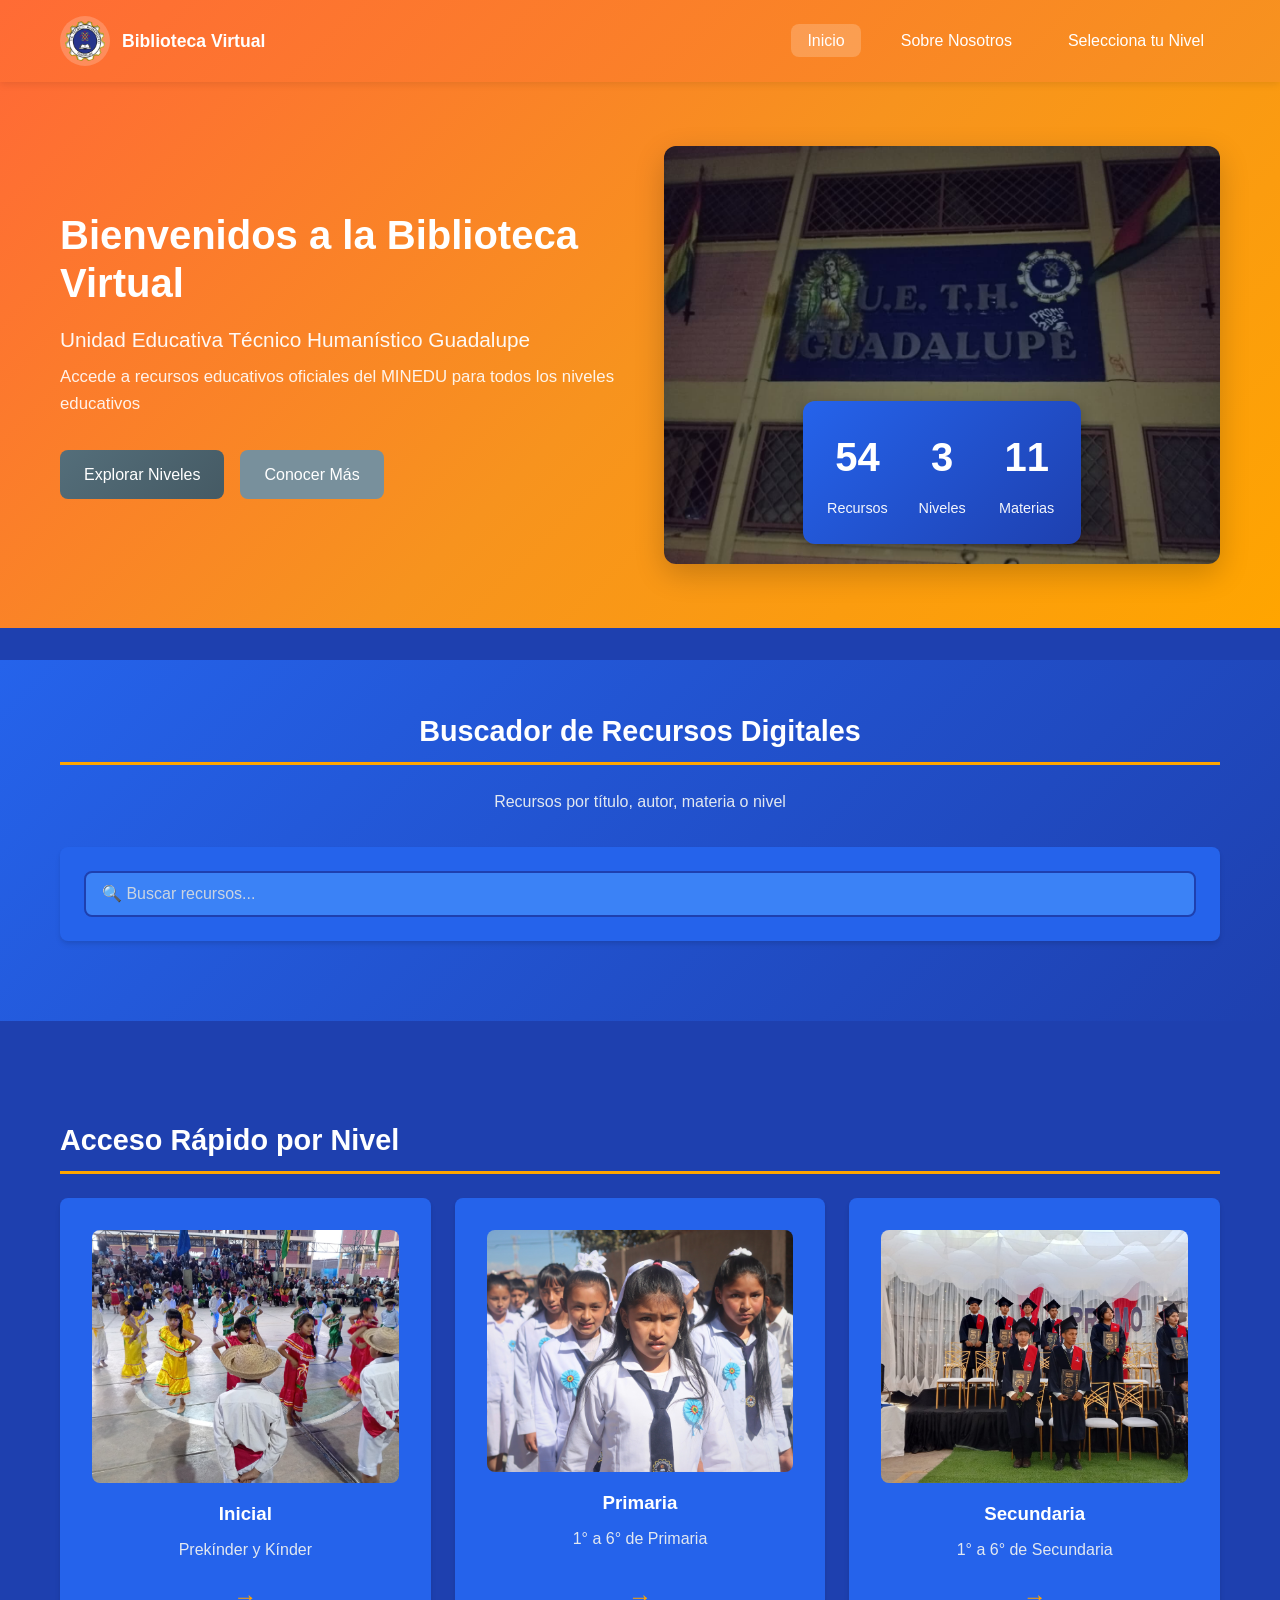
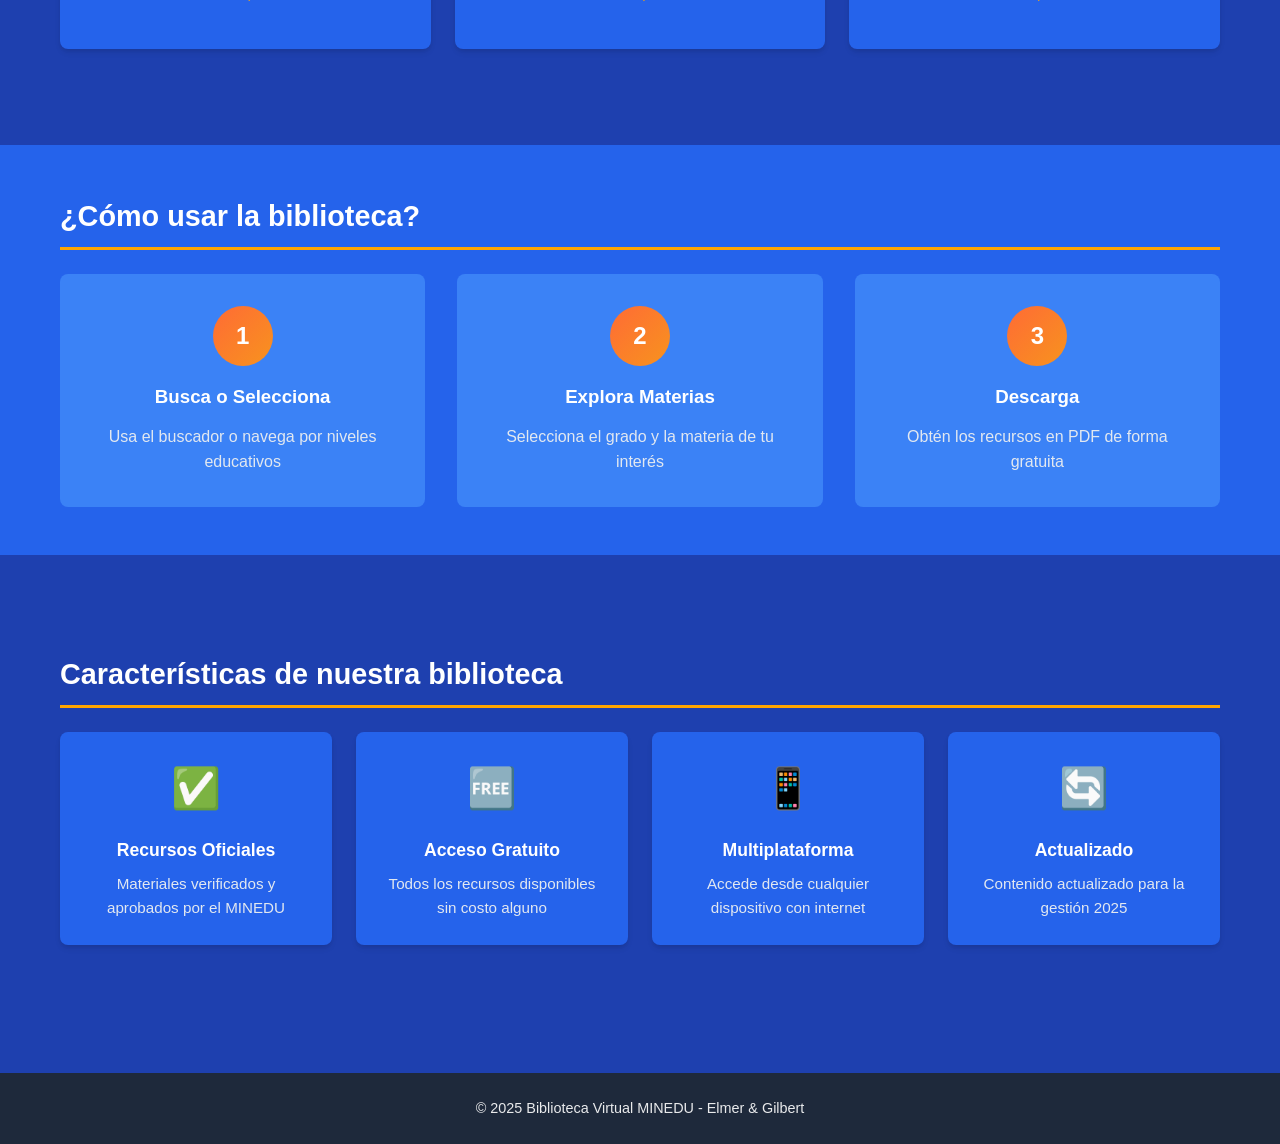
<file: biblioteca-colegio/index.html>
<!DOCTYPE html>
<html lang="es">
<head>
    <meta charset="UTF-8">
    <meta http-equiv="refresh" content="0; url=pages/inicio.html">
    <meta name="viewport" content="width=device-width, initial-scale=1.0">
    <title>Redirigiendo...</title>
    <style>
        body {
            font-family: 'Segoe UI', Tahoma, Geneva, Verdana, sans-serif;
            display: flex;
            justify-content: center;
            align-items: center;
            height: 100vh;
            margin: 0;
            background: linear-gradient(135deg, #ff6b35 0%, #f7931e 100%);
            color: white;
        }
        .loading {
            text-align: center;
        }
        .spinner {
            border: 4px solid rgba(255, 255, 255, 0.3);
            border-top: 4px solid white;
            border-radius: 50%;
            width: 50px;
            height: 50px;
            animation: spin 1s linear infinite;
            margin: 0 auto 1rem;
        }
        @keyframes spin {
            0% { transform: rotate(0deg); }
            100% { transform: rotate(360deg); }
        }
    </style>
</head>
<body>
    <div class="loading">
        <div class="spinner"></div>
        <p>Redirigiendo a la Biblioteca Virtual...</p>
    </div>
    <script>
        setTimeout(function() {
            window.location.href = 'pages/inicio.html';
        }, 100);
    </script>
</body>
</html>
</file>
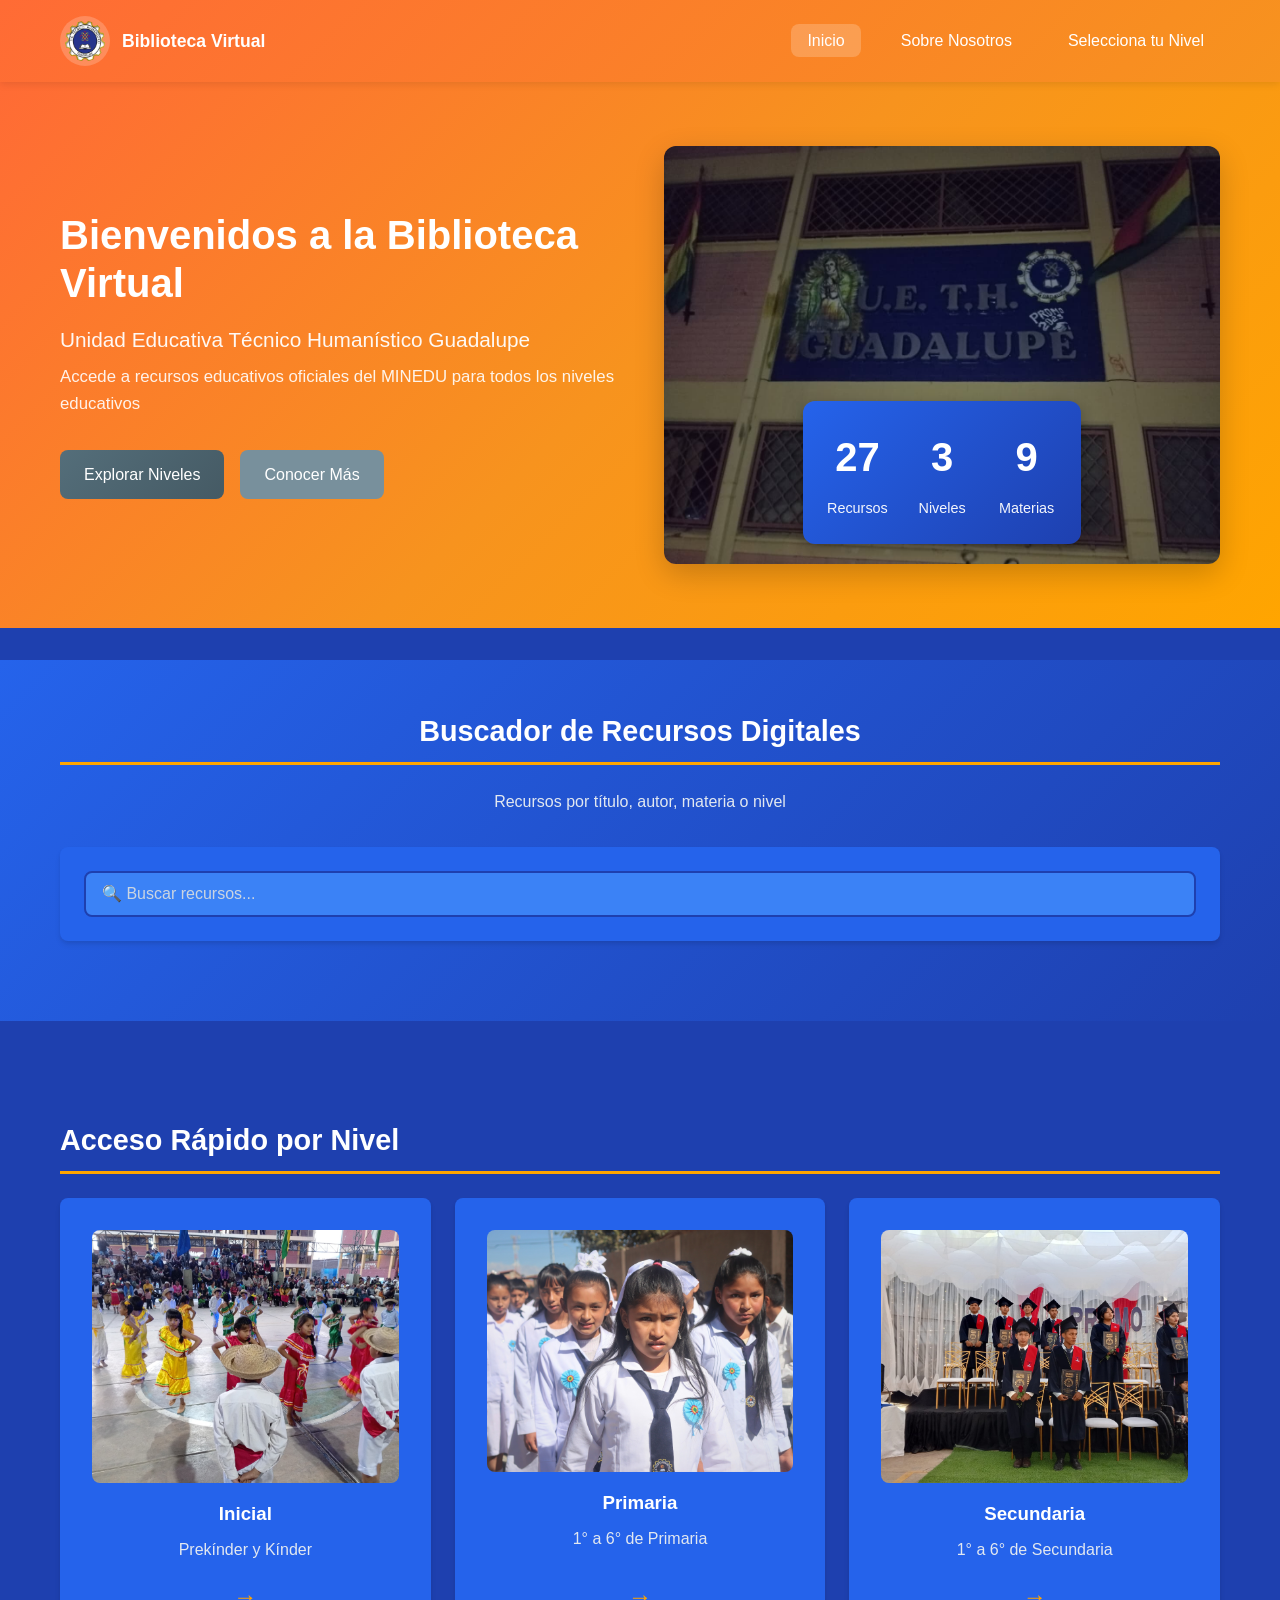
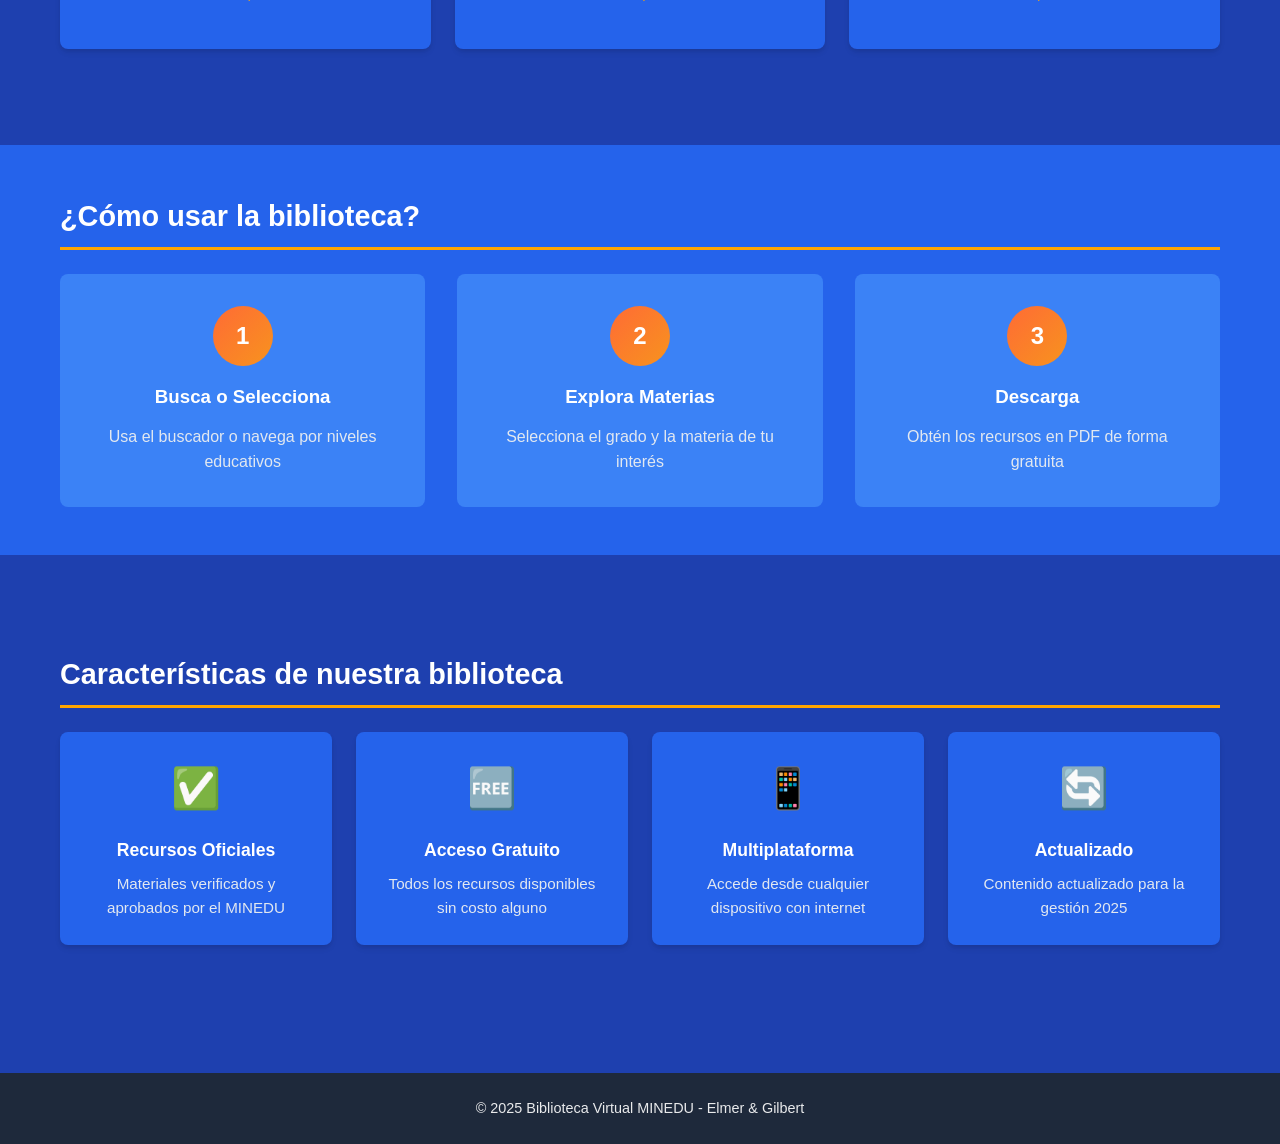
<file: biblioteca-colegio/pages/curso.html>
<!DOCTYPE html>
<html lang="es">
<head>
    <meta charset="UTF-8">
    <meta name="viewport" content="width=device-width, initial-scale=1.0">
    <title>Materias - Biblioteca Virtual MINEDU</title>
    <link rel="stylesheet" href="../src/css/styles.css">
    <link rel="stylesheet" href="../src/css/components.css">
    <link rel="stylesheet" href="../src/css/responsive.css">
</head>
<body>
    <header class="header">
        <div class="container">
            <h1 id="pageTitle">Primaria - 4° de Primaria</h1>
            <p class="subtitle">Selecciona una materia</p>
        </div>
    </header>

    <nav class="breadcrumb">
        <div class="container" id="breadcrumbContainer">
            <a href="../index.html">Inicio</a> > <a href="primaria.html">Primaria</a> > <span>4° de Primaria</span>
        </div>
    </nav>

    <main class="main-content">
        <section class="subjects-section">
            <div class="container">
                <h2>Materias Disponibles</h2>
                <div class="subjects-grid" id="subjectsGrid">
                    <!-- Las materias se cargarán dinámicamente aquí -->
                </div>
                <div class="back-button-container">
                    <button class="btn btn-back" id="backButton">← Volver a cursos</button>
                </div>
            </div>
        </section>
    </main>

    <footer class="footer">
        <div class="container">
            <p>&copy; 2025 Biblioteca Virtual MINEDU - Elmer & Gilbert</p>
        </div>
    </footer>

    <script src="../src/js/navigation.js"></script>
    <script src="../src/js/resources.js"></script>
    <script>
        let currentNivel = '';
        
        document.addEventListener('DOMContentLoaded', async function() {
            await loadResources();
            const params = getURLParams();
            const nivel = params.nivel;
            const grado = params.grado;
            
            currentNivel = nivel;

            if (!nivel || !grado) {
                window.location.href = '../index.html';
                return;
            }

            const nivelCapitalized = nivel.charAt(0).toUpperCase() + nivel.slice(1);
            document.getElementById('pageTitle').textContent = `${nivelCapitalized} - ${grado}° de ${nivelCapitalized}`;

            createBreadcrumb([
                { text: nivelCapitalized, url: `${nivel}.html` },
                { text: `${grado}° de ${nivelCapitalized}`, url: '#' }
            ]);

            // Cargar materias
            const subjects = getSubjects(nivel, grado);
            const subjectsGrid = document.getElementById('subjectsGrid');

            if (!subjects || subjects.length === 0) {
                subjectsGrid.innerHTML = '<div class="no-results"><p>No hay materias disponibles para este grado.</p></div>';
                return;
            }

            subjectsGrid.innerHTML = subjects.map(subject => {
                const info = getSubjectInfo(subject);
                const materialsCount = countMaterials(nivel, grado, subject);
                
                return `
                    <div class="subject-card" data-subject="${subject}">
                        <span class="subject-icon">${info.icon}</span>
                        <h3>${subject}</h3>
                        <p class="subject-description">${info.description}</p>
                        <span class="subject-materials-count">
                            📄 ${materialsCount} ${materialsCount === 1 ? 'recurso' : 'recursos'} disponible${materialsCount === 1 ? '' : 's'}
                        </span>
                        <button class="btn btn-secondary" onclick="navigateToSubject('${nivel}', '${grado}', '${subject}')">
                            Ver materiales
                        </button>
                    </div>
                `;
            }).join('');

            document.getElementById('backButton').onclick = function() {
                window.location.href = nivel + '.html';
            };
        });
    </script>
</body>
</html>
</file>
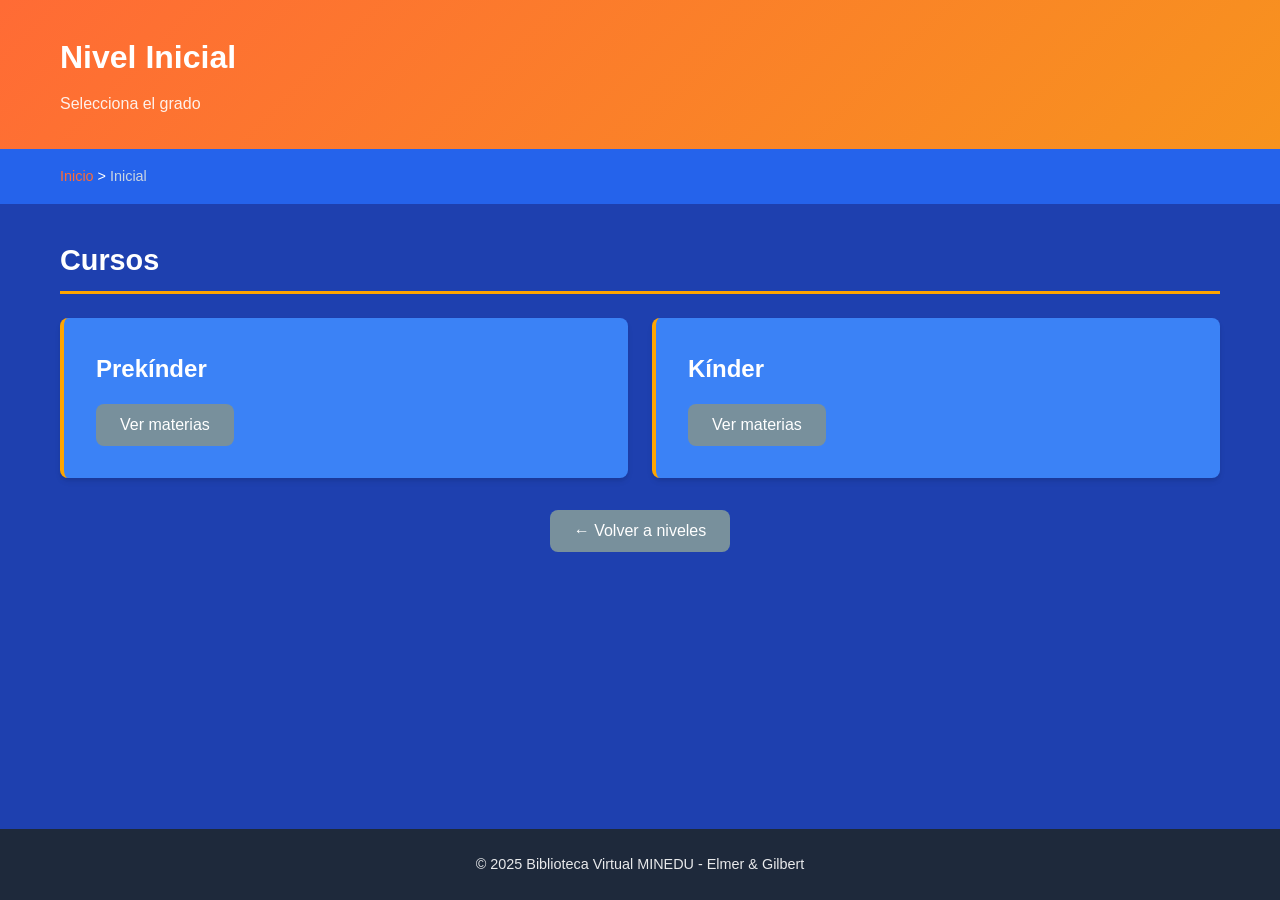
<file: biblioteca-colegio/pages/inicial.html>
<!DOCTYPE html>
<html lang="es">
<head>
    <meta charset="UTF-8">
    <meta name="viewport" content="width=device-width, initial-scale=1.0">
    <title>Inicial - Biblioteca Virtual MINEDU</title>
    <link rel="stylesheet" href="../src/css/styles.css">
    <link rel="stylesheet" href="../src/css/components.css">
    <link rel="stylesheet" href="../src/css/responsive.css">
</head>
<body>
    <header class="header">
        <div class="container">
            <h1>Nivel Inicial</h1>
            <p class="subtitle">Selecciona el grado</p>
        </div>
    </header>

    <nav class="breadcrumb">
        <div class="container">
            <a href="../index.html">Inicio</a> > <span>Inicial</span>
        </div>
    </nav>

    <main class="main-content">
        <section class="courses-section">
            <div class="container">
                <h2>Cursos</h2>
                <div class="courses-grid" id="coursesGrid">
                    <div class="course-card" data-grade="prekinder">
                        <h3>Prekínder</h3>
                        <button class="btn btn-secondary" onclick="navigateToCourse('inicial', 'prekinder')">Ver materias</button>
                    </div>
                    <div class="course-card" data-grade="kinder">
                        <h3>Kínder</h3>
                        <button class="btn btn-secondary" onclick="navigateToCourse('inicial', 'kinder')">Ver materias</button>
                    </div>
                </div>
                <div class="back-button-container">
                    <button class="btn btn-back" onclick="window.location.href='../index.html'">← Volver a niveles</button>
                </div>
            </div>
        </section>
    </main>

    <footer class="footer">
        <div class="container">
            <p>&copy; 2025 Biblioteca Virtual MINEDU - Elmer & Gilbert</p>
        </div>
    </footer>

    <script src="../src/js/navigation.js"></script>
    <script src="../src/js/resources.js"></script>
</body>
</html>
</file>
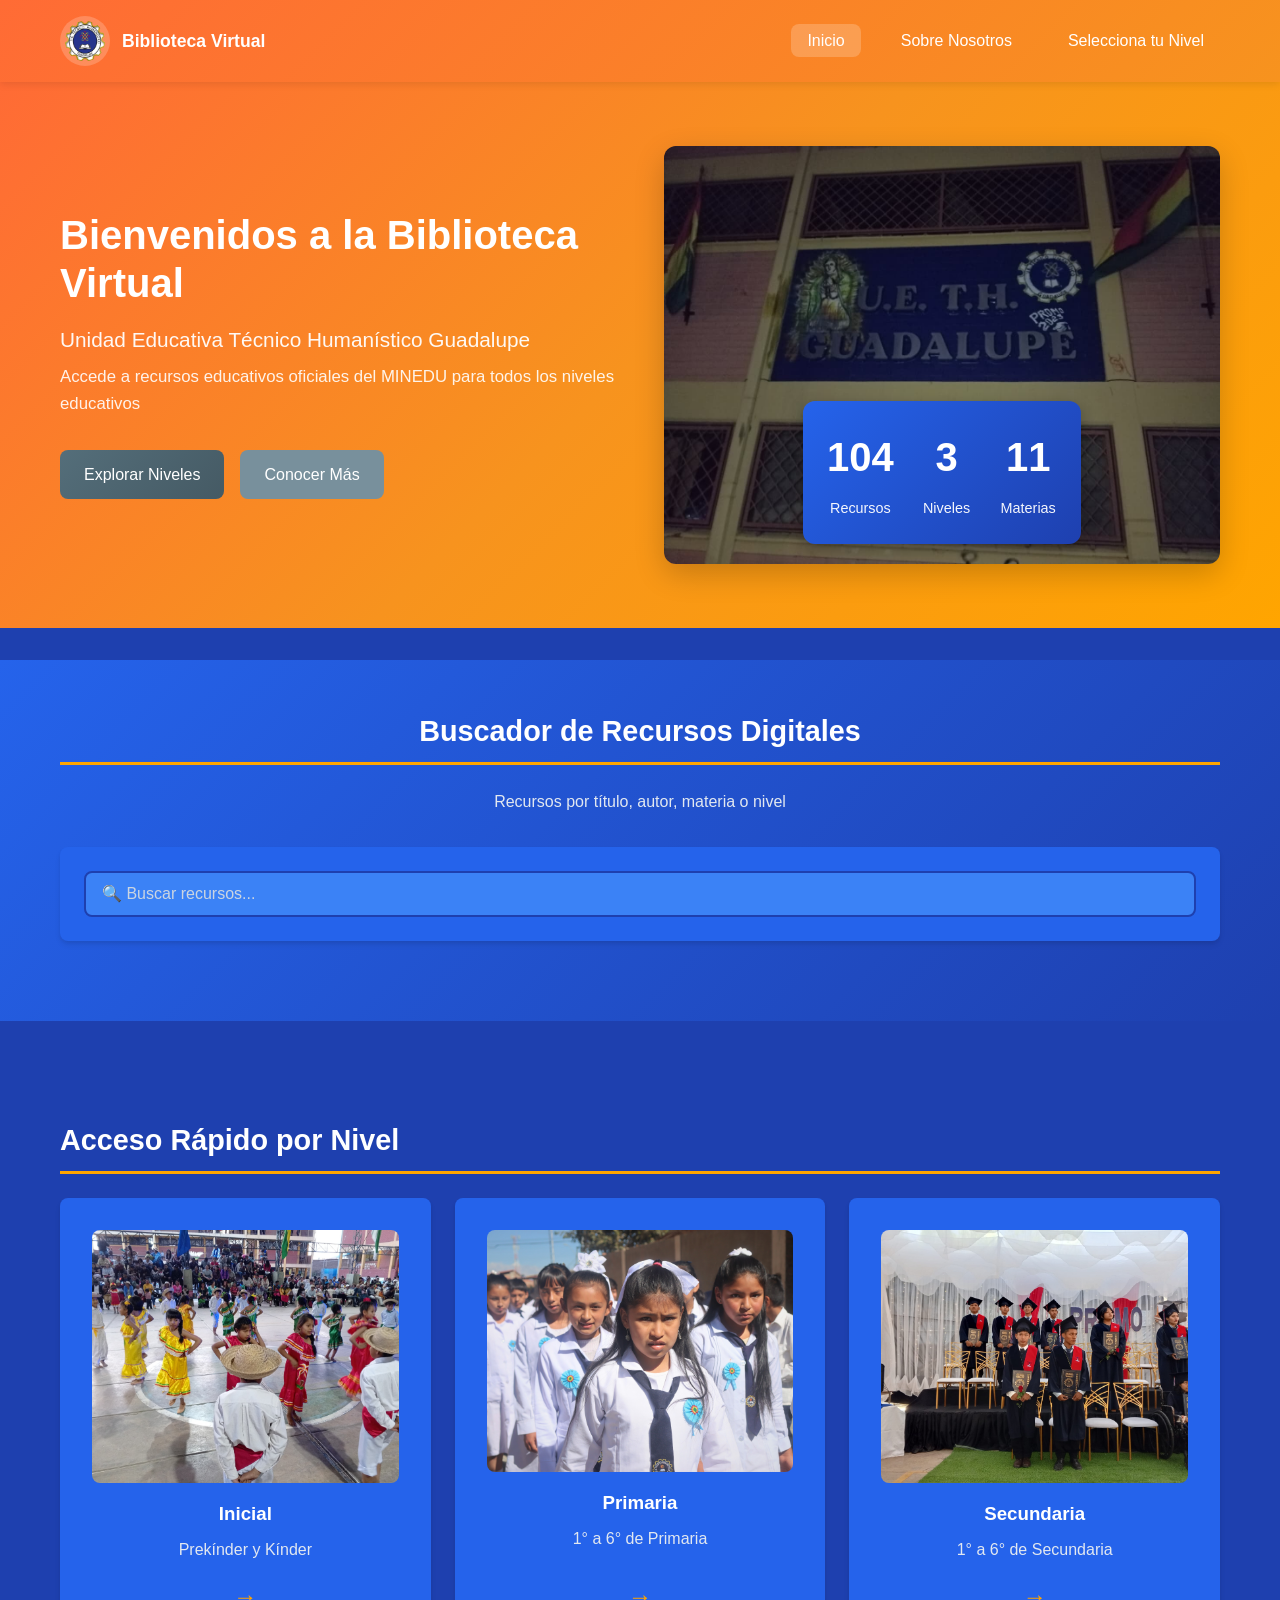
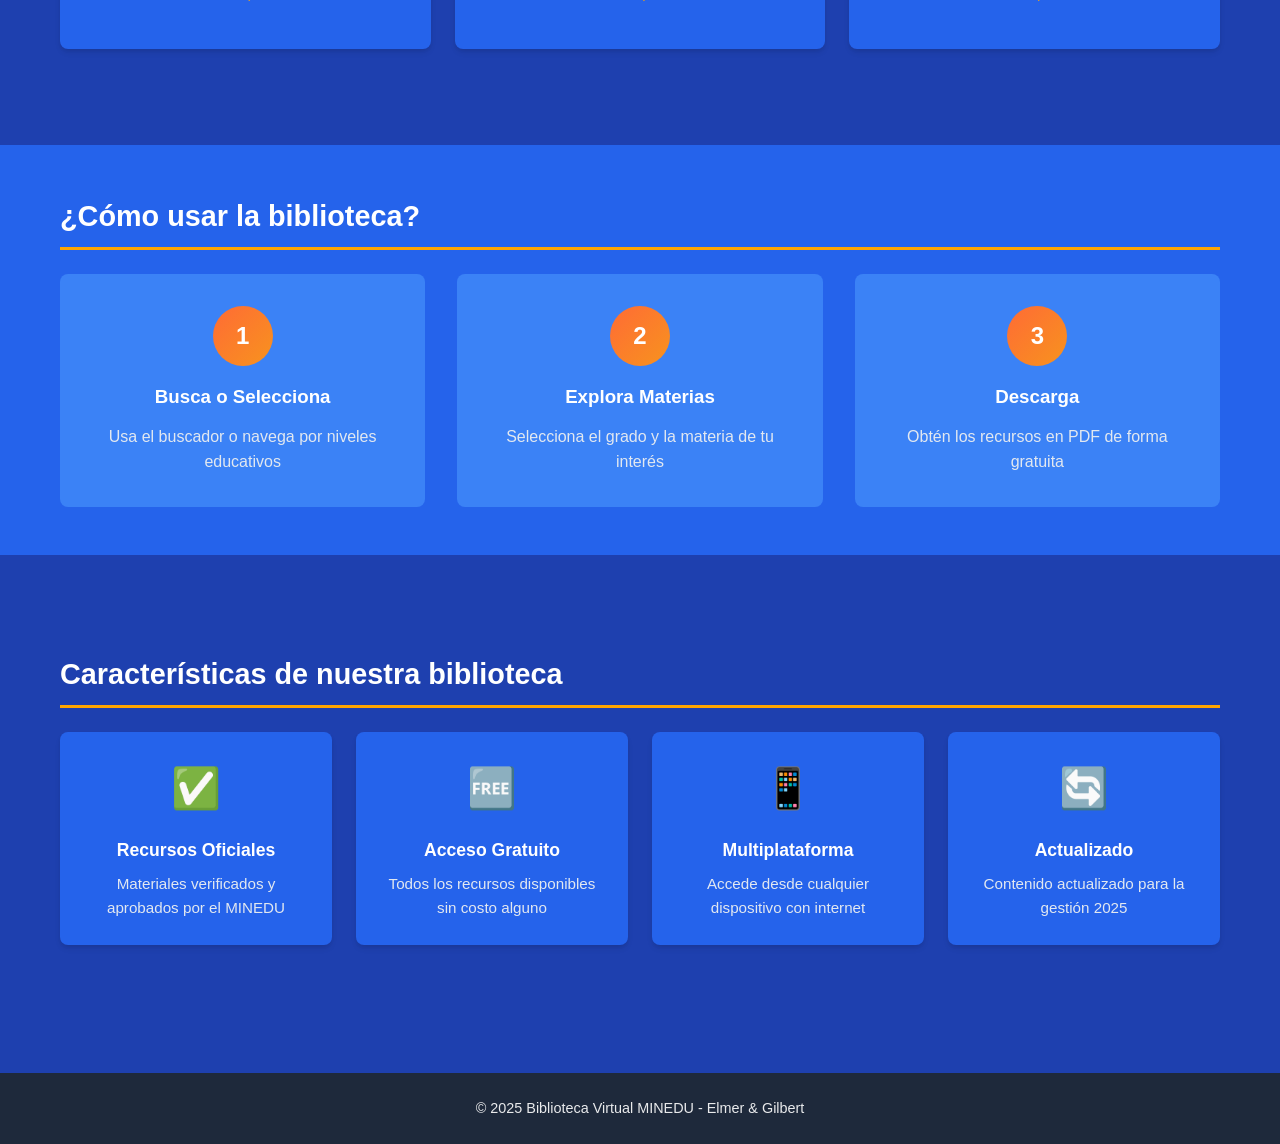
<file: biblioteca-colegio/pages/inicio.html>
<!DOCTYPE html>
<html lang="es">
<head>
    <meta charset="UTF-8">
    <meta name="viewport" content="width=device-width, initial-scale=1.0">
    <title>Inicio - Biblioteca Virtual MINEDU</title>
    <link rel="stylesheet" href="../src/css/styles.css">
    <link rel="stylesheet" href="../src/css/components.css">
    <link rel="stylesheet" href="../src/css/responsive.css">
    <link rel="stylesheet" href="../src/css/inicio.css">
</head>
<body>
    <nav class="main-nav">
        <div class="container">
            <div class="nav-content">
                <div class="brand">
                    <img src="../src/img/logocolegio.png" alt="Logo Guadalupe" class="nav-logo">
                    <span>Biblioteca Virtual</span>
                </div>
                <ul class="nav-menu">
                    <li><a href="inicio.html" class="active">Inicio</a></li>
                    <li><a href="nosotros.html">Sobre Nosotros</a></li>
                    <li><a href="selecciona-tu-nivel.html">Selecciona tu Nivel</a></li>
                </ul>
            </div>
        </div>
    </nav>

    <header class="hero-header">
        <div class="container">
            <div class="hero-content">
                <div class="hero-text">
                    <h1>Bienvenidos a la Biblioteca Virtual</h1>
                    <p class="hero-subtitle">Unidad Educativa Técnico Humanístico Guadalupe</p>
                    <p class="hero-description">Accede a recursos educativos oficiales del MINEDU para todos los niveles educativos</p>
                    <div class="hero-buttons">
                        <a href="selecciona-tu-nivel.html" class="btn btn-primary">Explorar Niveles</a>
                        <a href="nosotros.html" class="btn btn-secondary">Conocer Más</a>
                    </div>
                </div>
                <div class="hero-image">
                    <img src="../src/img/banner/entrada.jpeg" alt="Entrada Guadalupe" class="hero-main-image">
                    <div class="stats-preview">
                        <div class="stat-item">
                            <span class="stat-number" id="totalResources">0</span>
                            <span class="stat-label">Recursos</span>
                        </div>
                        <div class="stat-item">
                            <span class="stat-number">3</span>
                            <span class="stat-label">Niveles</span>
                        </div>
                        <div class="stat-item">
                            <span class="stat-number" id="totalSubjects">0</span>
                            <span class="stat-label">Materias</span>
                        </div>
                    </div>
                </div>
            </div>
        </div>
    </header>

    <main class="main-content">
        <!-- Buscador Global -->
        <section class="search-section">
            <div class="container">
                <h2>Buscador de Recursos Digitales</h2>
                <p class="section-subtitle">Recursos por título, autor, materia o nivel</p>
                <div class="search-box">
                    <input 
                        type="text" 
                        id="globalSearchInput" 
                        class="search-input" 
                        placeholder="🔍 Buscar recursos..."
                    >
                </div>
                <div id="searchResults" class="search-results-container" style="display: none;">
                    <h3>Resultados de búsqueda (<span id="resultsCount">0</span>)</h3>
                    <div class="materials-grid" id="searchResultsGrid">
                        <!-- Los resultados se cargarán dinámicamente aquí -->
                    </div>
                </div>
            </div>
        </section>

        <!-- Accesos Rápidos -->
        <section class="quick-access">
            <div class="container">
                <h2 style="color: white;">Acceso Rápido por Nivel</h2>
                <div class="quick-grid">
                    <a href="inicial.html" class="quick-card">
                        <div class="quick-icon">
                            <img src="../src/img/kinder.jpg" alt="Nivel Inicial">
                        </div>
                        <h3>Inicial</h3>
                        <p>Prekínder y Kínder</p>
                        <span class="quick-arrow">→</span>
                    </a>
                    <a href="primaria.html" class="quick-card">
                        <div class="quick-icon">
                            <img src="../src/img/primaria.jpg" alt="Nivel Primaria">
                        </div>
                        <h3>Primaria</h3>
                        <p>1° a 6° de Primaria</p>
                        <span class="quick-arrow">→</span>
                    </a>
                    <a href="secundaria.html" class="quick-card">
                        <div class="quick-icon">
                            <img src="../src/img/secundaria.jpg" alt="Nivel Secundaria">
                        </div>
                        <h3>Secundaria</h3>
                        <p>1° a 6° de Secundaria</p>
                        <span class="quick-arrow">→</span>
                    </a>
                </div>
            </div>
        </section>

        <!-- Cómo usar -->
        <section class="how-to-use">
            <div class="container">
                <h2 style="color: white;">¿Cómo usar la biblioteca?</h2>
                <div class="steps-grid">
                    <div class="step-card">
                        <div class="step-number">1</div>
                        <h3>Busca o Selecciona</h3>
                        <p>Usa el buscador o navega por niveles educativos</p>
                    </div>
                    <div class="step-card">
                        <div class="step-number">2</div>
                        <h3>Explora Materias</h3>
                        <p>Selecciona el grado y la materia de tu interés</p>
                    </div>
                    <div class="step-card">
                        <div class="step-number">3</div>
                        <h3>Descarga</h3>
                        <p>Obtén los recursos en PDF de forma gratuita</p>
                    </div>
                </div>
            </div>
        </section>

        <!-- Características -->
        <section class="features">
            <div class="container">
                <h2 style="color: white;">Características de nuestra biblioteca</h2>
                <div class="features-grid">
                    <div class="feature-card">
                        <span class="feature-icon">✅</span>
                        <h3>Recursos Oficiales</h3>
                        <p>Materiales verificados y aprobados por el MINEDU</p>
                    </div>
                    <div class="feature-card">
                        <span class="feature-icon">🆓</span>
                        <h3>Acceso Gratuito</h3>
                        <p>Todos los recursos disponibles sin costo alguno</p>
                    </div>
                    <div class="feature-card">
                        <span class="feature-icon">📱</span>
                        <h3>Multiplataforma</h3>
                        <p>Accede desde cualquier dispositivo con internet</p>
                    </div>
                    <div class="feature-card">
                        <span class="feature-icon">🔄</span>
                        <h3>Actualizado</h3>
                        <p>Contenido actualizado para la gestión 2025</p>
                    </div>
                </div>
            </div>
        </section>
    </main>

    <footer class="footer">
        <div class="container">
            <p>&copy; 2025 Biblioteca Virtual MINEDU - Elmer & Gilbert</p>
        </div>
    </footer>

    <script src="../src/js/main.js"></script>
    <script src="../src/js/navigation.js"></script>
    <script src="../src/js/resources.js"></script>
    <script src="../src/js/search.js"></script>
    <script>
        // Calcular estadísticas
        document.addEventListener('DOMContentLoaded', async function() {
            await loadResources();
            
            if (resourcesData) {
                let totalMaterials = 0;
                const subjects = new Set();
                
                for (const nivel in resourcesData) {
                    for (const grado in resourcesData[nivel]) {
                        for (const materia in resourcesData[nivel][grado]) {
                            subjects.add(materia);
                            const materialesArray = resourcesData[nivel][grado][materia].materiales;
                            totalMaterials += materialesArray.length;
                        }
                    }
                }
                
                animateNumber(document.getElementById('totalResources'), totalMaterials);
                animateNumber(document.getElementById('totalSubjects'), subjects.size);
            }
        });

        function animateNumber(element, target) {
            if (!element) return;
            let current = 0;
            const increment = Math.ceil(target / 50);
            const timer = setInterval(() => {
                current += increment;
                if (current >= target) {
                    element.textContent = target;
                    clearInterval(timer);
                } else {
                    element.textContent = current;
                }
            }, 30);
        }
    </script>
</body>
</html>
</file>
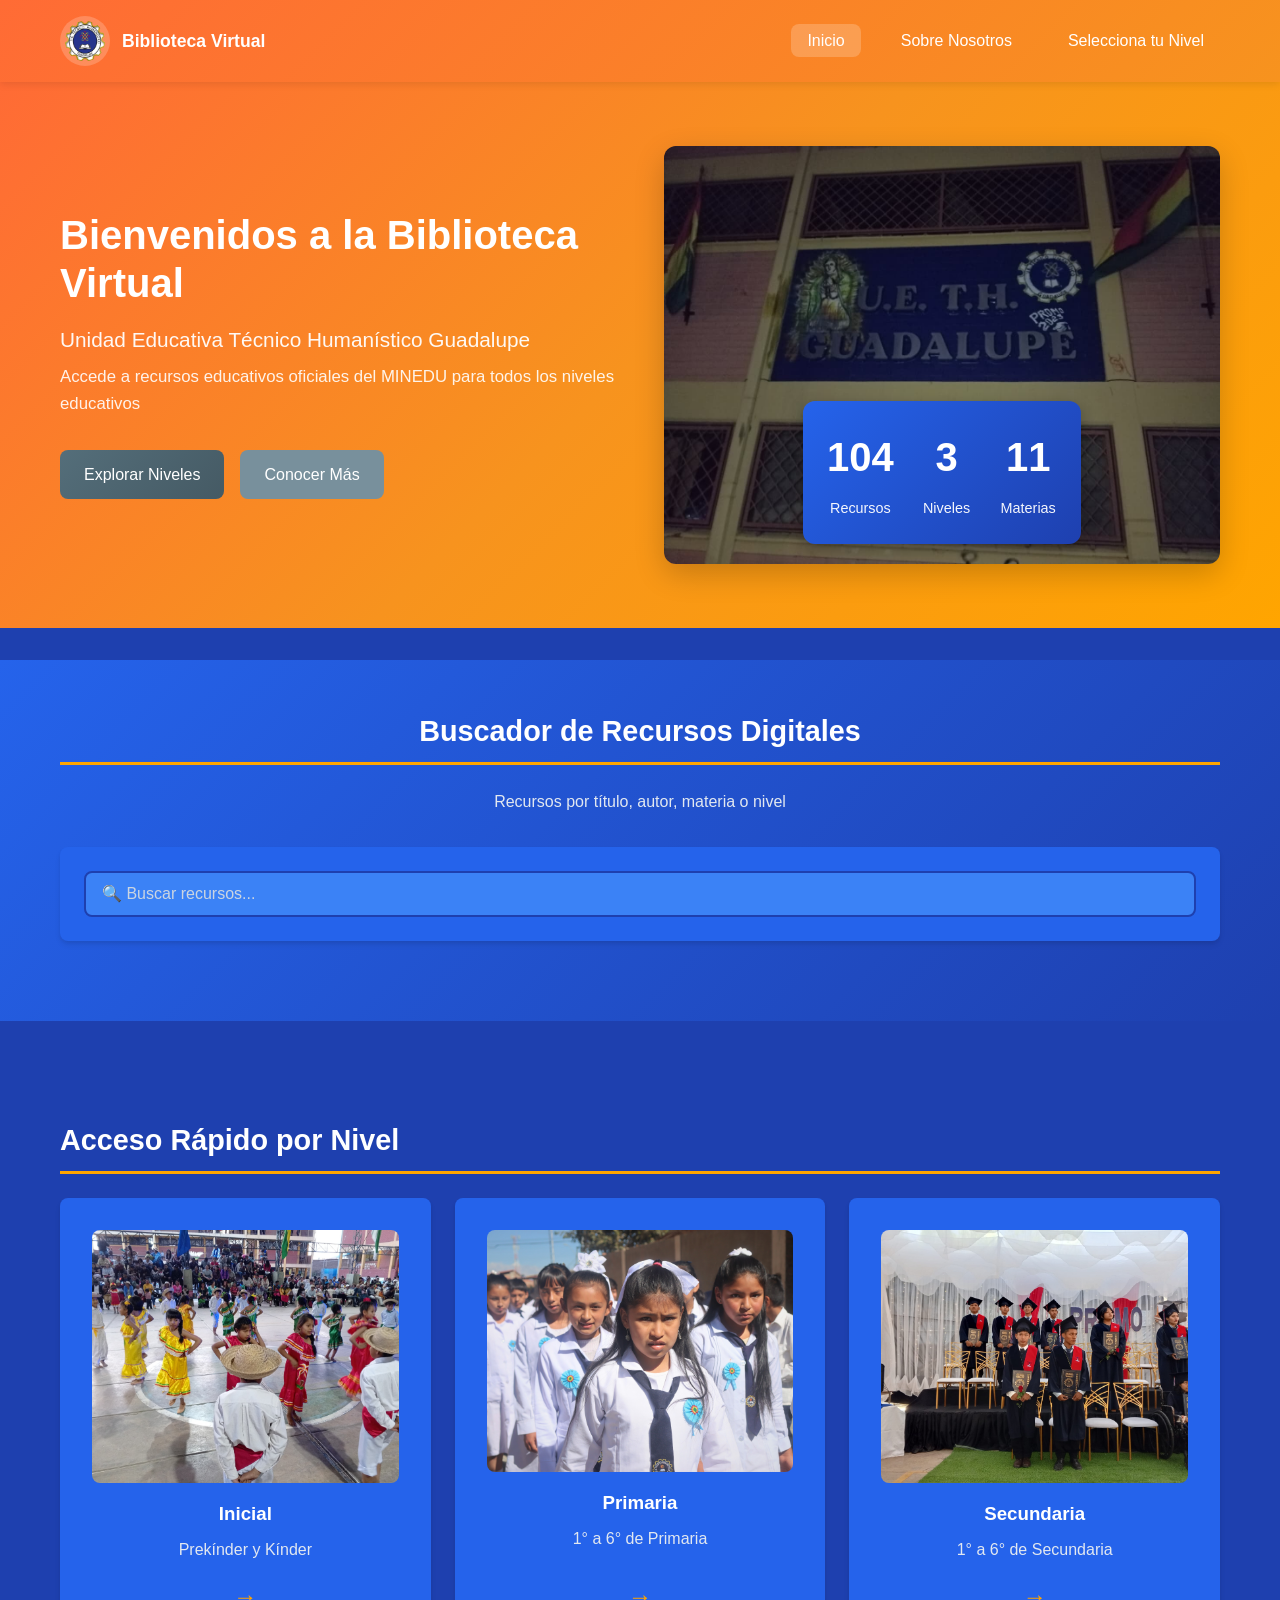
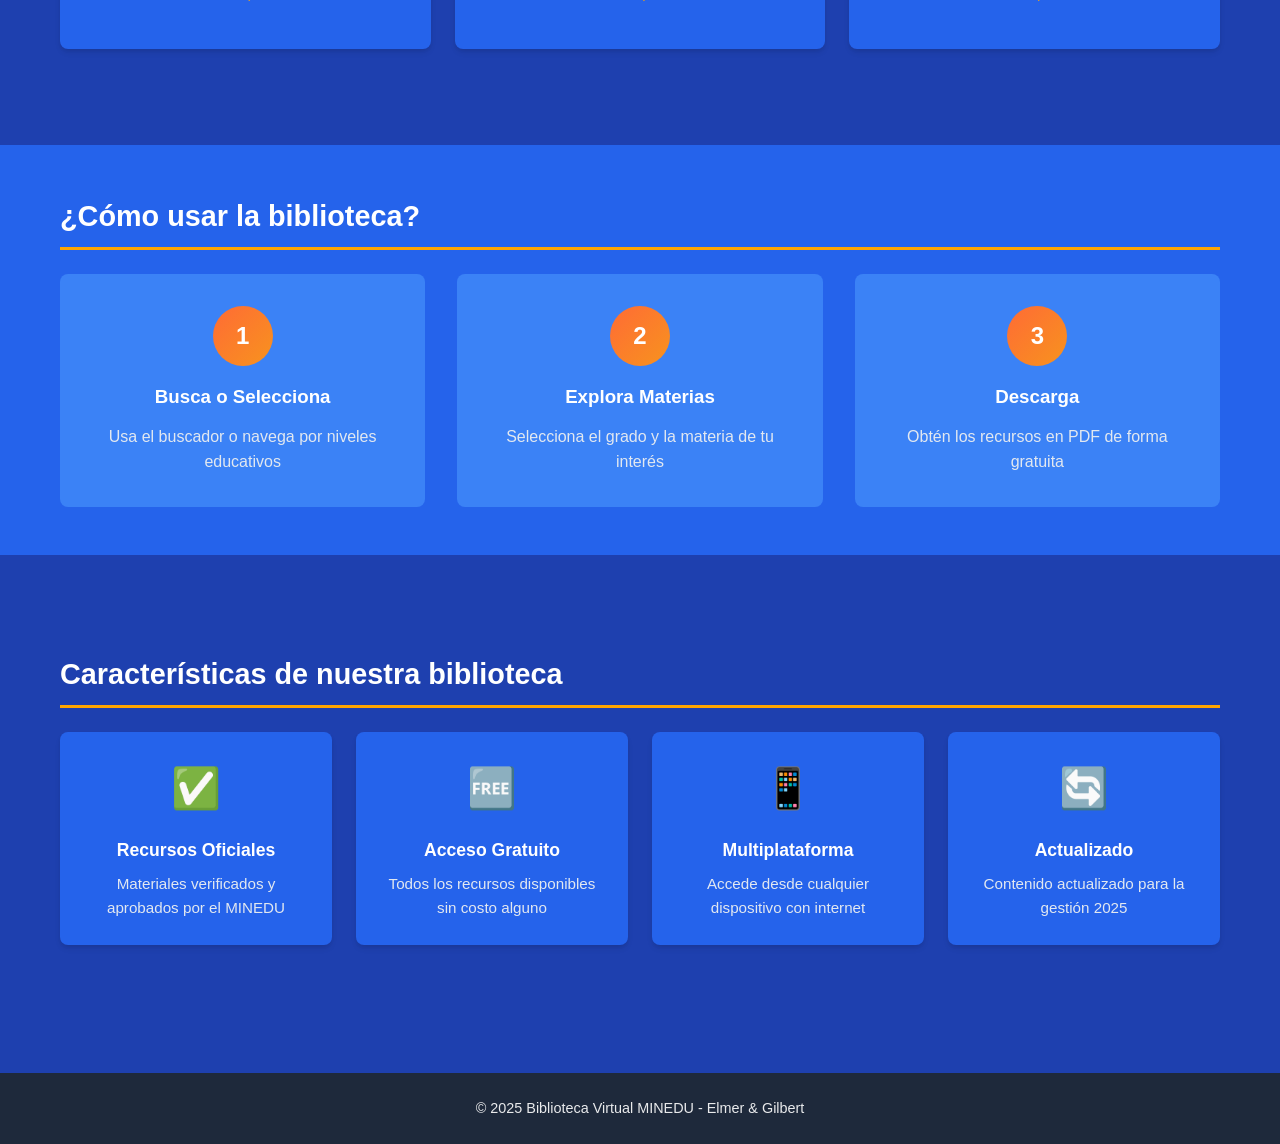
<file: biblioteca-colegio/pages/materia.html>
<!DOCTYPE html>
<html lang="es">
<head>
    <meta charset="UTF-8">
    <meta name="viewport" content="width=device-width, initial-scale=1.0">
    <title>Materiales - Biblioteca Virtual MINEDU</title>
    <link rel="stylesheet" href="../src/css/styles.css">
    <link rel="stylesheet" href="../src/css/components.css">
    <link rel="stylesheet" href="../src/css/responsive.css">
</head>
<body>
    <header class="header">
        <div class="container">
            <h1 id="pageTitle">Materiales de Lenguaje - 4° de Primaria</h1>
            <p class="subtitle">Descarga los recursos disponibles</p>
        </div>
    </header>

    <nav class="breadcrumb">
        <div class="container" id="breadcrumbContainer">
            <a href="../index.html">Inicio</a> > <a href="primaria.html">Primaria</a> > <a href="curso.html?nivel=primaria&grado=4">4° de Primaria</a> > <span>Lenguaje</span>
        </div>
    </nav>

    <main class="main-content">
        <section class="materials-section">
            <div class="container">
                <!-- Buscador -->
                <div class="search-box">
                    <input 
                        type="text" 
                        id="searchInput" 
                        class="search-input" 
                        placeholder="🔍 Buscar por título, autor o descripción..."
                    >
                </div>

                <h2>Materiales Disponibles</h2>
                <div class="materials-grid" id="materialsGrid">
                    <!-- Los materiales se cargarán dinámicamente aquí -->
                </div>

                <div class="back-button-container">
                    <button class="btn btn-back" id="backButton">← Volver a materias</button>
                </div>
            </div>
        </section>
    </main>

    <footer class="footer">
        <div class="container">
            <p>&copy; 2025 Biblioteca Virtual MINEDU - Elmer & Gilbert</p>
        </div>
    </footer>

    <script src="../src/js/navigation.js"></script>
    <script src="../src/js/resources.js"></script>
    <script>
        let allMaterials = [];
        let currentParams = {};
        
        document.addEventListener('DOMContentLoaded', async function() {
            await loadResources();
            const params = getURLParams();
            currentParams = params; // Guardar parámetros
            const nivel = params.nivel;
            const grado = params.grado;
            const materia = params.materia;

            if (!nivel || !grado || !materia) {
                window.location.href = '../index.html';
                return;
            }

            // Actualizar título
            const nivelCapitalized = nivel.charAt(0).toUpperCase() + nivel.slice(1);
            document.getElementById('pageTitle').textContent = `Materiales de ${materia} - ${grado}° de ${nivelCapitalized}`;

            createBreadcrumb([
                { text: nivelCapitalized, url: `${nivel}.html` },
                { text: `${grado}° de ${nivelCapitalized}`, url: `curso.html?nivel=${nivel}&grado=${grado}` },
                { text: materia, url: '#' }
            ]);

            allMaterials = getMaterials(nivel, grado, materia);
            
            if (!allMaterials || allMaterials.length === 0) {
                document.getElementById('materialsGrid').innerHTML = 
                    '<div class="no-results"><p>No hay materiales disponibles para esta materia.</p></div>';
                return;
            }

            renderMaterialCards(allMaterials, 'materialsGrid');

            const searchInput = document.getElementById('searchInput');
            searchInput.addEventListener('input', function(e) {
                const searchTerm = e.target.value;
                const filteredMaterials = filterMaterials(allMaterials, searchTerm);
                renderMaterialCards(filteredMaterials, 'materialsGrid');
            });

            // Configurar botón de volver - CORREGIDO
            document.getElementById('backButton').addEventListener('click', function() {
                window.location.href = `curso.html?nivel=${currentParams.nivel}&grado=${currentParams.grado}`;
            });
        });
    </script>
</body>
</html>
</file>
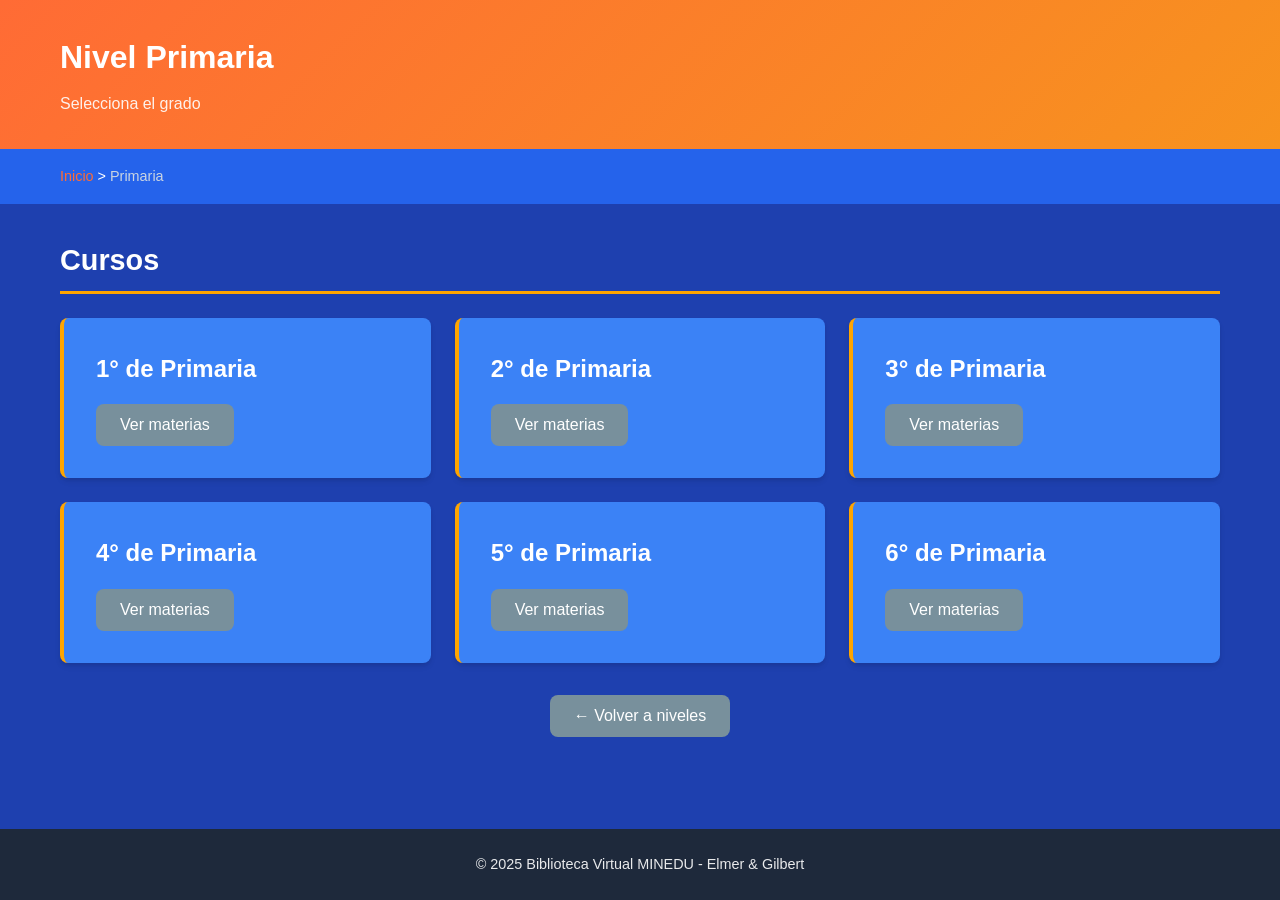
<file: biblioteca-colegio/pages/primaria.html>
<!DOCTYPE html>
<html lang="es">
<head>
    <meta charset="UTF-8">
    <meta name="viewport" content="width=device-width, initial-scale=1.0">
    <title>Primaria - Biblioteca Virtual MINEDU</title>
    <link rel="stylesheet" href="../src/css/styles.css">
    <link rel="stylesheet" href="../src/css/components.css">
    <link rel="stylesheet" href="../src/css/responsive.css">
</head>
<body>
    <header class="header">
        <div class="container">
            <h1>Nivel Primaria</h1>
            <p class="subtitle">Selecciona el grado</p>
        </div>
    </header>

    <nav class="breadcrumb">
        <div class="container">
            <a href="../index.html">Inicio</a> > <span>Primaria</span>
        </div>
    </nav>

    <main class="main-content">
        <section class="courses-section">
            <div class="container">
                <h2>Cursos</h2>
                <div class="courses-grid" id="coursesGrid">
                    <div class="course-card" data-grade="1">
                        <h3>1° de Primaria</h3>
                        <button class="btn btn-secondary" onclick="navigateToCourse('primaria', 1)">Ver materias</button>
                    </div>
                    <div class="course-card" data-grade="2">
                        <h3>2° de Primaria</h3>
                        <button class="btn btn-secondary" onclick="navigateToCourse('primaria', 2)">Ver materias</button>
                    </div>
                    <div class="course-card" data-grade="3">
                        <h3>3° de Primaria</h3>
                        <button class="btn btn-secondary" onclick="navigateToCourse('primaria', 3)">Ver materias</button>
                    </div>
                    <div class="course-card" data-grade="4">
                        <h3>4° de Primaria</h3>
                        <button class="btn btn-secondary" onclick="navigateToCourse('primaria', 4)">Ver materias</button>
                    </div>
                    <div class="course-card" data-grade="5">
                        <h3>5° de Primaria</h3>
                        <button class="btn btn-secondary" onclick="navigateToCourse('primaria', 5)">Ver materias</button>
                    </div>
                    <div class="course-card" data-grade="6">
                        <h3>6° de Primaria</h3>
                        <button class="btn btn-secondary" onclick="navigateToCourse('primaria', 6)">Ver materias</button>
                    </div>
                </div>
                <div class="back-button-container">
                    <button class="btn btn-back" onclick="window.location.href='../index.html'">← Volver a niveles</button>
                </div>
            </div>
        </section>
    </main>

    <footer class="footer">
        <div class="container">
            <p>&copy; 2025 Biblioteca Virtual MINEDU - Elmer & Gilbert</p>
        </div>
    </footer>

    <script src="../src/js/navigation.js"></script>
    <script src="../src/js/resources.js"></script>
</body>
</html>
</file>
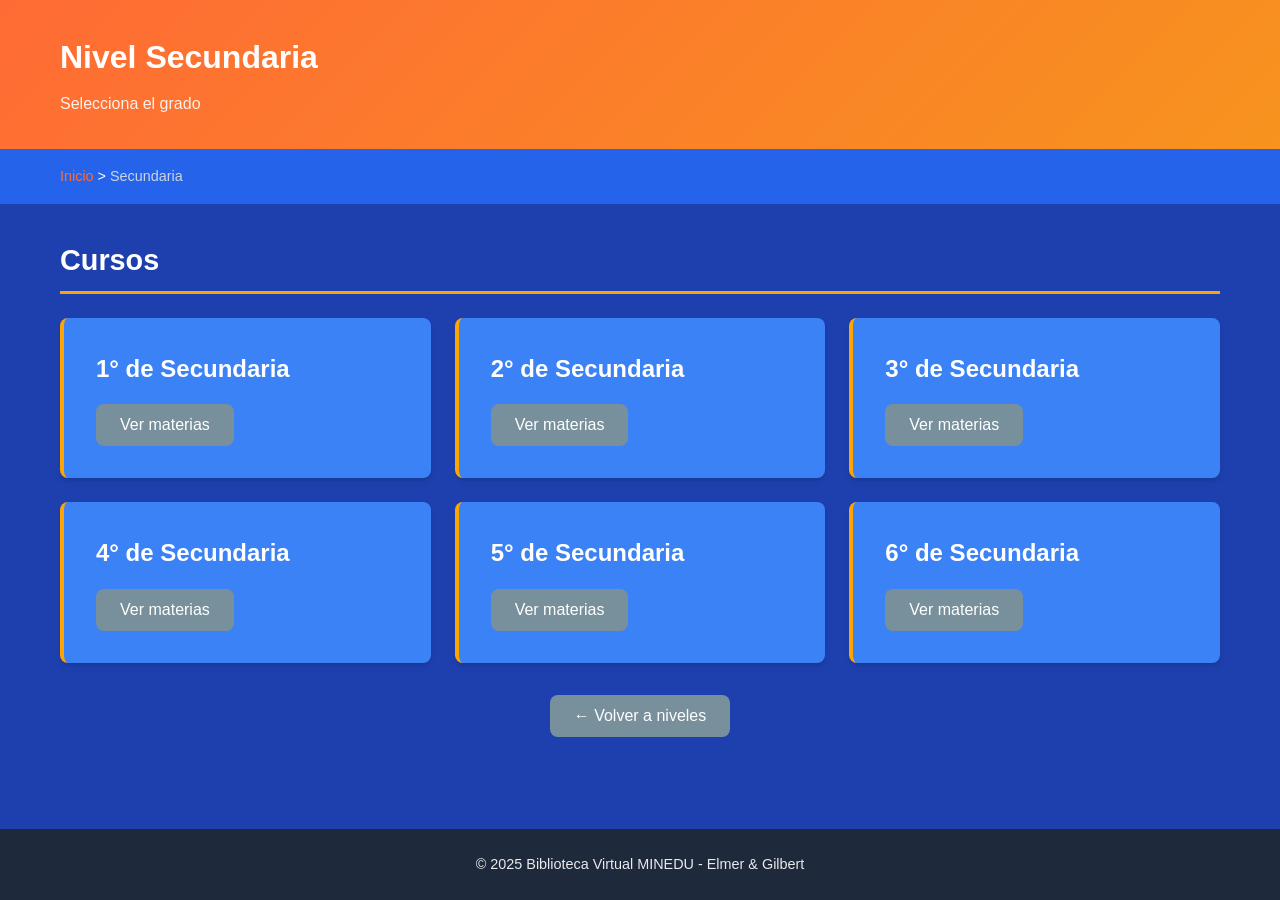
<file: biblioteca-colegio/pages/secundaria.html>
<!DOCTYPE html>
<html lang="es">
<head>
    <meta charset="UTF-8">
    <meta name="viewport" content="width=device-width, initial-scale=1.0">
    <title>Secundaria - Biblioteca Virtual MINEDU</title>
    <link rel="stylesheet" href="../src/css/styles.css">
    <link rel="stylesheet" href="../src/css/components.css">
    <link rel="stylesheet" href="../src/css/responsive.css">
</head>
<body>
    <header class="header">
        <div class="container">
            <h1>Nivel Secundaria</h1>
            <p class="subtitle">Selecciona el grado</p>
        </div>
    </header>

    <nav class="breadcrumb">
        <div class="container">
            <a href="../index.html">Inicio</a> > <span>Secundaria</span>
        </div>
    </nav>

    <main class="main-content">
        <section class="courses-section">
            <div class="container">
                <h2>Cursos</h2>
                <div class="courses-grid" id="coursesGrid">
                    <div class="course-card" data-grade="1">
                        <h3>1° de Secundaria</h3>
                        <button class="btn btn-secondary" onclick="navigateToCourse('secundaria', 1)">Ver materias</button>
                    </div>
                    <div class="course-card" data-grade="2">
                        <h3>2° de Secundaria</h3>
                        <button class="btn btn-secondary" onclick="navigateToCourse('secundaria', 2)">Ver materias</button>
                    </div>
                    <div class="course-card" data-grade="3">
                        <h3>3° de Secundaria</h3>
                        <button class="btn btn-secondary" onclick="navigateToCourse('secundaria', 3)">Ver materias</button>
                    </div>
                    <div class="course-card" data-grade="4">
                        <h3>4° de Secundaria</h3>
                        <button class="btn btn-secondary" onclick="navigateToCourse('secundaria', 4)">Ver materias</button>
                    </div>
                    <div class="course-card" data-grade="5">
                        <h3>5° de Secundaria</h3>
                        <button class="btn btn-secondary" onclick="navigateToCourse('secundaria', 5)">Ver materias</button>
                    </div>
                    <div class="course-card" data-grade="6">
                        <h3>6° de Secundaria</h3>
                        <button class="btn btn-secondary" onclick="navigateToCourse('secundaria', 6)">Ver materias</button>
                    </div>
                </div>
                <div class="back-button-container">
                    <button class="btn btn-back" onclick="window.location.href='../index.html'">← Volver a niveles</button>
                </div>
            </div>
        </section>
    </main>

    <footer class="footer">
        <div class="container">
            <p>&copy; 2025 Biblioteca Virtual MINEDU - Elmer & Gilbert</p>
        </div>
    </footer>

    <script src="../src/js/navigation.js"></script>
    <script src="../src/js/resources.js"></script>
</body>
</html>
</file>
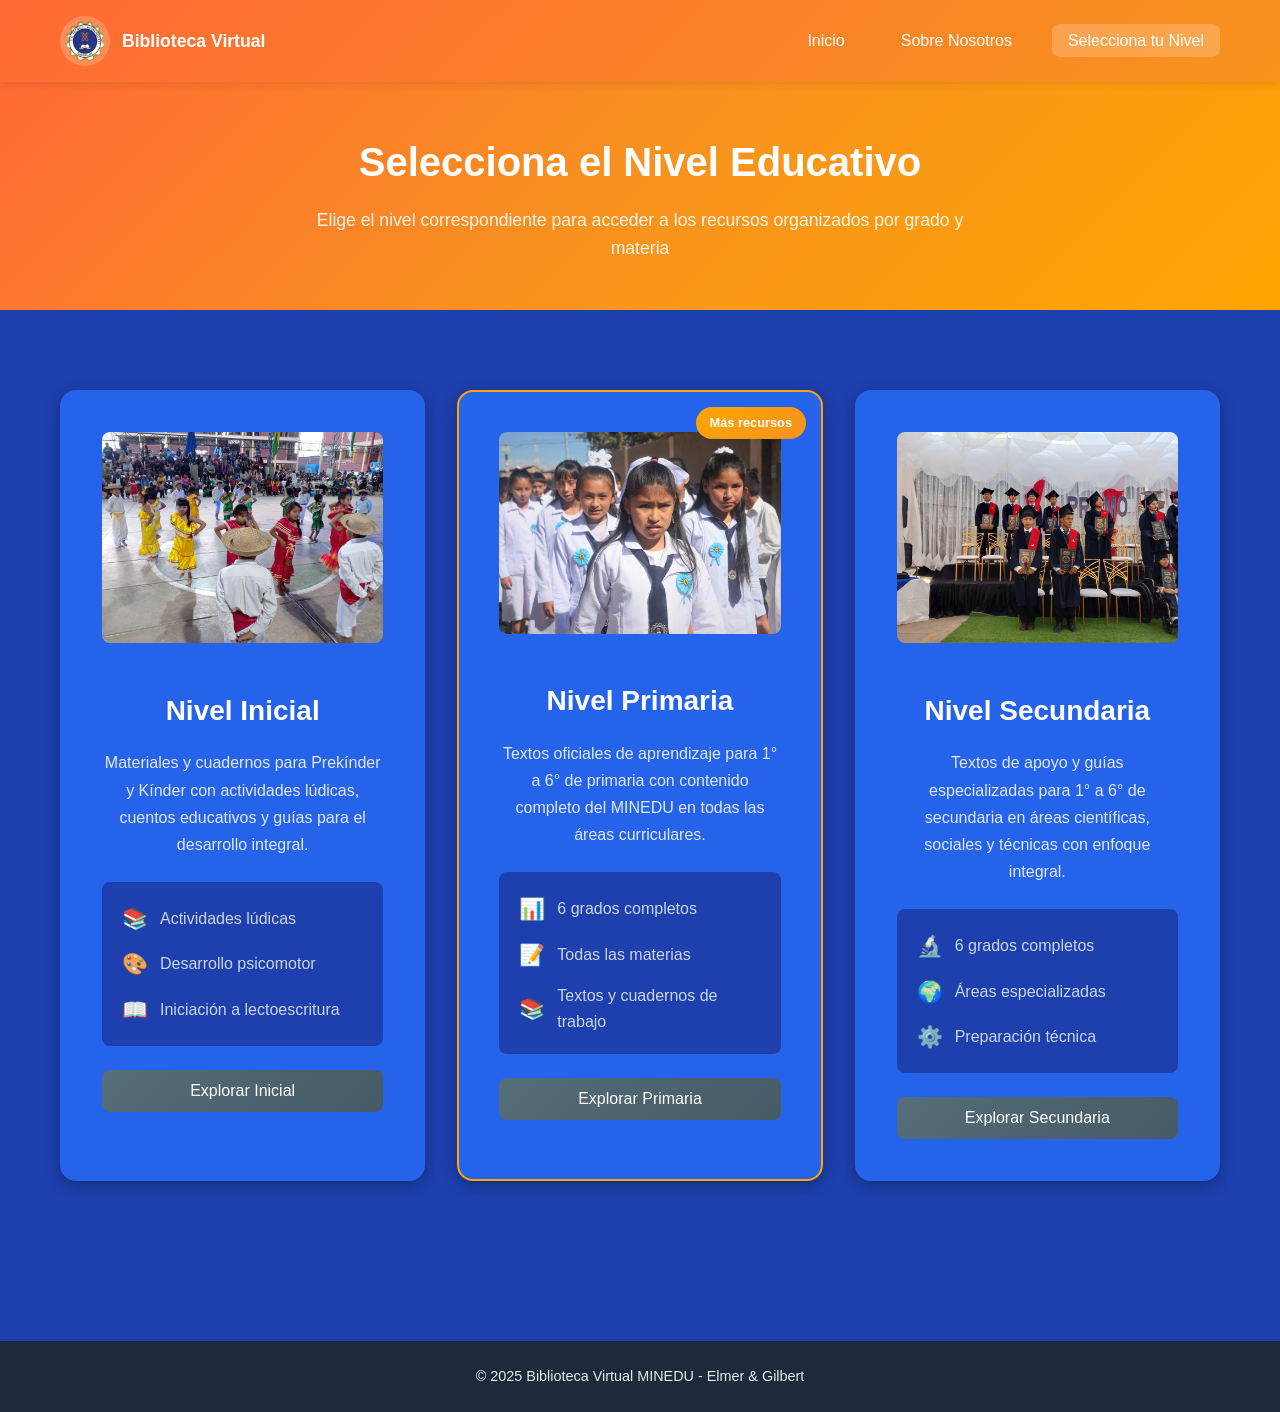
<file: biblioteca-colegio/pages/selecciona-tu-nivel.html>
<!DOCTYPE html>
<html lang="es">
<head>
    <meta charset="UTF-8">
    <meta name="viewport" content="width=device-width, initial-scale=1.0">
    <title>Selecciona tu Nivel - Biblioteca Virtual MINEDU</title>
    <link rel="stylesheet" href="../src/css/styles.css">
    <link rel="stylesheet" href="../src/css/components.css">
    <link rel="stylesheet" href="../src/css/responsive.css">
    <link rel="stylesheet" href="../src/css/selecciona-tu-nivel.css">
</head>
<body>
    <nav class="main-nav">
        <div class="container">
            <div class="nav-content">
                <div class="brand">
                    <img src="../src/img/logocolegio.png" alt="Logo Guadalupe" class="nav-logo">
                    <span>Biblioteca Virtual</span>
                </div>
                <ul class="nav-menu">
                    <li><a href="inicio.html">Inicio</a></li>
                    <li><a href="nosotros.html">Sobre Nosotros</a></li>
                    <li><a href="selecciona-tu-nivel.html" class="active">Selecciona tu Nivel</a></li>
                </ul>
            </div>
        </div>
    </nav>

    <header class="page-header">
        <div class="container">
            <h1>Selecciona el Nivel Educativo</h1>
            <p>Elige el nivel correspondiente para acceder a los recursos organizados por grado y materia</p>
        </div>
    </header>

    <main class="main-content">
        <section class="levels-section">
            <div class="container">
                <div class="levels-grid">
                    <!-- Nivel Inicial -->
                    <div class="level-card" data-level="inicial">
                        <div class="level-icon">
                            <img src="../src/img/kinder.jpg" alt="Nivel Inicial">
                        </div>
                        <h3>Nivel Inicial</h3>
                        <p class="level-description">Materiales y cuadernos para Prekínder y Kínder con actividades lúdicas, cuentos educativos y guías para el desarrollo integral.</p>
                        
                        <div class="level-info">
                            <div class="info-item">
                                <span class="info-icon">📚</span>
                                <span>Actividades lúdicas</span>
                            </div>
                            <div class="info-item">
                                <span class="info-icon">🎨</span>
                                <span>Desarrollo psicomotor</span>
                            </div>
                            <div class="info-item">
                                <span class="info-icon">📖</span>
                                <span>Iniciación a lectoescritura</span>
                            </div>
                        </div>

                        <button class="btn btn-primary" onclick="navigateToLevel('inicial')">
                            Explorar Inicial
                        </button>
                    </div>

                    <!-- Nivel Primaria -->
                    <div class="level-card featured" data-level="primaria">
                        <div class="featured-badge">Más recursos</div>
                        <div class="level-icon">
                            <img src="../src/img/primaria.jpg" alt="Nivel Primaria">
                        </div>
                        <h3>Nivel Primaria</h3>
                        <p class="level-description">Textos oficiales de aprendizaje para 1° a 6° de primaria con contenido completo del MINEDU en todas las áreas curriculares.</p>
                        
                        <div class="level-info">
                            <div class="info-item">
                                <span class="info-icon">📊</span>
                                <span>6 grados completos</span>
                            </div>
                            <div class="info-item">
                                <span class="info-icon">📝</span>
                                <span>Todas las materias</span>
                            </div>
                            <div class="info-item">
                                <span class="info-icon">📚</span>
                                <span>Textos y cuadernos de trabajo</span>
                            </div>
                        </div>

                        <button class="btn btn-primary" onclick="navigateToLevel('primaria')">
                            Explorar Primaria
                        </button>
                    </div>

                    <!-- Nivel Secundaria -->
                    <div class="level-card" data-level="secundaria">
                        <div class="level-icon">
                            <img src="../src/img/secundaria.jpg" alt="Nivel Secundaria">
                        </div>
                        <h3>Nivel Secundaria</h3>
                        <p class="level-description">Textos de apoyo y guías especializadas para 1° a 6° de secundaria en áreas científicas, sociales y técnicas con enfoque integral.</p>
                        
                        <div class="level-info">
                            <div class="info-item">
                                <span class="info-icon">🔬</span>
                                <span>6 grados completos</span>
                            </div>
                            <div class="info-item">
                                <span class="info-icon">🌍</span>
                                <span>Áreas especializadas</span>
                            </div>
                            <div class="info-item">
                                <span class="info-icon">⚙️</span>
                                <span>Preparación técnica</span>
                            </div>
                        </div>

                        <button class="btn btn-primary" onclick="navigateToLevel('secundaria')">
                            Explorar Secundaria
                        </button>
                    </div>
                </div>
            </div>
        </section>

    </main>

    <footer class="footer">
        <div class="container">
            <p>&copy; 2025 Biblioteca Virtual MINEDU - Elmer & Gilbert</p>
        </div>
    </footer>

    <script src="../src/js/main.js"></script>
    <script src="../src/js/navigation.js"></script>
</body>
</html>
</file>
<file: biblioteca-colegio/src/css/styles.css>
/* Reset y estilos base */
* {
    margin: 0;
    padding: 0;
    box-sizing: border-box;
}

:root {
    --primary-color: #ff6b35;
    --secondary-color: #f7931e;
    --accent-color: #ffa500;
    --dark-color: #1e293b;
    --light-color: #2563eb;
    --gray-color: #64748b;
    --success-color: #10b981;
    --warning-color: #f59e0b;
    --danger-color: #ef4444;
    --border-radius: 8px;
    --box-shadow: 0 4px 6px -1px rgba(0, 0, 0, 0.1), 0 2px 4px -1px rgba(0, 0, 0, 0.06);
    --transition: all 0.3s ease;
    --blue-light: #3b82f6;
    --blue-medium: #2563eb;
    --blue-dark: #1e40af;
    --gray-button: #546e7a;
    --gray-button-hover: #455a64;
}

body {
    font-family: 'Segoe UI', Tahoma, Geneva, Verdana, sans-serif;
    line-height: 1.6;
    color: white;
    background-color: #1e40af;
    min-height: 100vh;
    display: flex;
    flex-direction: column;
}

.container {
    max-width: 1200px;
    margin: 0 auto;
    padding: 0 20px;
}

/* Header */
.header {
    background: linear-gradient(135deg, #ff6b35 0%, #f7931e 100%);
    color: white;
    padding: 2rem 0;
    box-shadow: var(--box-shadow);
}

.header h1 {
    font-size: 2rem;
    margin-bottom: 0.5rem;
    font-weight: 700;
}

.header .subtitle {
    font-size: 1rem;
    opacity: 0.9;
    font-weight: 300;
}
.header-content {
    display: flex;
    align-items: center;
    gap: 1.5rem;
}

.header-logo {
    width: 80px;
    height: 80px;
    object-fit: contain;
    background-color: rgba(255, 255, 255, 0.9);
    border-radius: 50%;
    padding: 0.5rem;
    box-shadow: 0 4px 6px rgba(0, 0, 0, 0.1);
}

.header-text {
    flex: 1;
}



/* Breadcrumb */
.breadcrumb {
    background-color: var(--blue-medium);
    padding: 1rem 0;
    border-bottom: 1px solid #1e40af;
    font-size: 0.9rem;
}

.breadcrumb a {
    color: var(--primary-color);
    text-decoration: none;
    transition: var(--transition);
}

.breadcrumb a:hover {
    color: var(--secondary-color);
    text-decoration: underline;
}

.breadcrumb span {
    color: #cbd5e1;
}

/* Main Content */
.main-content {
    flex: 1;
    padding: 2rem 0;
}

section {
    margin-bottom: 3rem;
}

section h2 {
    font-size: 1.8rem;
    color: white;
    margin-bottom: 1.5rem;
    padding-bottom: 0.5rem;
    border-bottom: 3px solid var(--accent-color);
}

/* About Section */
.about-section {
    background-color: var(--blue-medium);
    padding: 2rem;
    border-radius: var(--border-radius);
    box-shadow: var(--box-shadow);
    margin-bottom: 2rem;
}

.about-section p {
    margin-bottom: 1rem;
    color: #cbd5e1;
    text-align: justify;
}

.about-section strong {
    color: var(--primary-color);
}

/* Grids */
.levels-grid,
.courses-grid,
.subjects-grid {
    display: grid;
    grid-template-columns: repeat(auto-fit, minmax(280px, 1fr));
    gap: 1.5rem;
    margin-bottom: 2rem;
}

/* Cards */
.level-card,
.course-card,
.subject-card {
    background-color: var(--blue-light);
    border-radius: var(--border-radius);
    padding: 2rem;
    box-shadow: var(--box-shadow);
    transition: var(--transition);
    border-left: 4px solid var(--accent-color);
}

.level-card:hover,
.course-card:hover,
.subject-card:hover {
    transform: translateY(-5px);
    box-shadow: 0 10px 15px -3px rgba(0, 0, 0, 0.1), 0 4px 6px -2px rgba(0, 0, 0, 0.05);
    border-left-color: var(--primary-color);
}

.level-card h3,
.course-card h3,
.subject-card h3 {
    font-size: 1.5rem;
    color: white;
    margin-bottom: 1rem;
}

.level-card p,
.course-card p,
.subject-card p {
    color: #e2e8f0;
    margin-bottom: 1.5rem;
    min-height: 60px;
}

/* Search Box */
.search-box {
    background-color: var(--blue-medium);
    padding: 1.5rem;
    border-radius: var(--border-radius);
    box-shadow: var(--box-shadow);
    margin-bottom: 2rem;
}

.search-input {
    width: 100%;
    padding: 0.75rem 1rem;
    border: 2px solid #1e40af;
    border-radius: var(--border-radius);
    font-size: 1rem;
    transition: var(--transition);
    background-color: var(--blue-light);
    color: white;
}

.search-input::placeholder {
    color: #cbd5e1;
}

/* Material Cards */
.materials-grid {
    display: grid;
    grid-template-columns: repeat(auto-fill, minmax(320px, 1fr));
    gap: 1.5rem;
    margin-bottom: 2rem;
}

.material-card {
    background-color: var(--blue-medium);
    border-radius: var(--border-radius);
    overflow: hidden;
    box-shadow: var(--box-shadow);
    transition: var(--transition);
    display: flex;
    flex-direction: column;
}

.material-card:hover {
    transform: translateY(-3px);
    box-shadow: 0 10px 15px -3px rgba(0, 0, 0, 0.1), 0 4px 6px -2px rgba(0, 0, 0, 0.05);
}

.material-header {
    background: linear-gradient(135deg, var(--primary-color) 0%, var(--secondary-color) 100%);
    color: white;
    padding: 1.5rem;
}

.material-header h3 {
    font-size: 1.2rem;
    margin-bottom: 0.5rem;
}

.material-type {
    display: inline-block;
    background-color: rgba(255, 255, 255, 0.2);
    padding: 0.25rem 0.75rem;
    border-radius: 20px;
    font-size: 0.85rem;
    font-weight: 500;
}

.material-body {
    padding: 1.5rem;
    flex: 1;
}

.material-description {
    color: #e2e8f0;
    margin-bottom: 1rem;
    line-height: 1.6;
}

.material-info {
    display: flex;
    flex-direction: column;
    gap: 0.5rem;
    padding: 1rem;
    background-color: var(--blue-dark);
    border-radius: var(--border-radius);
    font-size: 0.9rem;
}

.material-info span {
    color: #cbd5e1;
}

.material-info strong {
    color: white;
}

.material-footer {
    padding: 1rem 1.5rem;
    border-top: 1px solid #1e40af;
}

/* No Results */
.no-results {
    text-align: center;
    padding: 3rem;
    background-color: var(--blue-medium);
    border-radius: var(--border-radius);
    box-shadow: var(--box-shadow);
}

.no-results p {
    color: #e2e8f0;
    font-size: 1.1rem;
}

/* Back Button Container */
.back-button-container {
    margin-top: 2rem;
    text-align: center;
}

/* Footer */
.footer {
    background-color: var(--dark-color);
    color: white;
    padding: 1.5rem 0;
    text-align: center;
    margin-top: auto;
}

.footer p {
    margin: 0;
    font-size: 0.9rem;
    opacity: 0.9;
}

/* Loading Spinner */
.loading {
    text-align: center;
    padding: 3rem;
}

.spinner {
    border: 4px solid #f3f4f6;
    border-top: 4px solid var(--primary-color);
    border-radius: 50%;
    width: 50px;
    height: 50px;
    animation: spin 1s linear infinite;
    margin: 0 auto;
}

@keyframes spin {
    0% { transform: rotate(0deg); }
    100% { transform: rotate(360deg); }
}

/* Subject Cards con iconos y colores */
.subject-card {
    position: relative;
    overflow: hidden;
}

.subject-card::before {
    content: '';
    position: absolute;
    top: 0;
    left: 0;
    width: 100%;
    height: 5px;
    background: linear-gradient(135deg, var(--primary-color) 0%, var(--secondary-color) 100%);
}

.subject-icon {
    font-size: 3rem;
    margin-bottom: 1rem;
    display: block;
    text-align: center;
}

.subject-card[data-subject="Lenguaje"] .subject-icon {
    color: #8b5cf6;
}

.subject-card[data-subject="Matemática"] .subject-icon {
    color: #3b82f6;
}

.subject-card[data-subject="Ciencias Naturales"] .subject-icon {
    color: #10b981;
}

.subject-card[data-subject="Ciencias Sociales"] .subject-icon {
    color: #f59e0b;
}

.subject-card[data-subject="Inglés"] .subject-icon {
    color: #ef4444;
}

.subject-description {
    color: #e2e8f0;
    font-size: 0.9rem;
    margin-bottom: 1rem;
    line-height: 1.5;
}

.subject-materials-count {
    display: inline-block;
    background-color: var(--light-color);
    color: var(--primary-color);
    padding: 0.25rem 0.75rem;
    border-radius: 20px;
    font-size: 0.85rem;
    font-weight: 500;
    margin-bottom: 1rem;
}


/* Search Section */
.search-section {
    padding: 2rem 0;
    background: linear-gradient(135deg, #2563eb 0%, #1e40af 100%);
}

.search-section h2 {
    text-align: center;
    margin-bottom: 1.5rem;
    color: white;
}

.search-results-container {
    margin-top: 2rem;
    animation: fadeIn 0.3s ease-in;
}

.search-results-container h3 {
    color: white;
    margin-bottom: 1.5rem;
    font-size: 1.5rem;
}

#resultsCount {
    color: var(--accent-color);
    font-weight: 700;
}

/* Material Breadcrumb - Para mostrar nivel y materia en resultados */
.material-breadcrumb {
    display: flex;
    flex-wrap: wrap;
    gap: 0.5rem;
    margin-bottom: 1rem;
}

.material-badge {
    display: inline-flex;
    align-items: center;
    gap: 0.25rem;
    padding: 0.25rem 0.75rem;
    border-radius: 20px;
    font-size: 0.85rem;
    font-weight: 600;
    white-space: nowrap;
}

/* Botones pequeños */
.btn-sm {
    padding: 0.5rem 1rem;
    font-size: 0.9rem;
}

/* Material Footer con múltiples botones */
.material-footer {
    display: flex;
    gap: 0.5rem;
    flex-wrap: wrap;
}

.material-footer .btn {
    flex: 1;
    min-width: 120px;
}

/* Animation */
@keyframes fadeIn {
    from {
        opacity: 0;
        transform: translateY(-10px);
    }
    to {
        opacity: 1;
        transform: translateY(0);
    }
}
</file>
<file: biblioteca-colegio/src/css/components.css>
/* Buttons */
.btn {
    display: inline-flex;
    align-items: center;
    justify-content: center;
    gap: 0.5rem;
    padding: 0.75rem 1.5rem;
    border: none;
    border-radius: var(--border-radius);
    font-size: 1rem;
    font-weight: 500;
    cursor: pointer;
    transition: var(--transition);
    text-decoration: none;
    font-family: inherit;
}

.btn:disabled {
    opacity: 0.5;
    cursor: not-allowed;
}

.btn-primary {
    background: linear-gradient(135deg, #546e7a 0%, #455a64 100%);
    color: white;
}

.btn-primary:hover:not(:disabled) {
    background: linear-gradient(135deg, #455a64 0%, #37474f 100%);
    transform: translateY(-2px);
    box-shadow: 0 4px 6px -1px rgba(84, 110, 122, 0.3);
}

.btn-secondary {
    background-color: #78909c;
    color: white;
}

.btn-secondary:hover:not(:disabled) {
    background-color: #546e7a;
    transform: translateY(-2px);
}

.btn-download {
    background: linear-gradient(135deg, var(--success-color) 0%, #059669 100%);
    color: white;
    width: 100%;
}

.btn-download:hover:not(:disabled) {
    background: linear-gradient(135deg, #059669 0%, #047857 100%);
    transform: translateY(-2px);
}

.btn-download span {
    font-size: 1.2rem;
}

.btn-back {
    background-color: #78909c;
    color: white;
}

.btn-back:hover:not(:disabled) {
    background-color: #546e7a;
}

/* Badges */
.badge {
    display: inline-block;
    padding: 0.25rem 0.75rem;
    border-radius: 20px;
    font-size: 0.85rem;
    font-weight: 500;
}

.badge-primary {
    background-color: var(--primary-color);
    color: white;
}

.badge-secondary {
    background-color: var(--accent-color);
    color: white;
}

.badge-success {
    background-color: var(--success-color);
    color: white;
}

.badge-warning {
    background-color: var(--warning-color);
    color: white;
}

.badge-danger {
    background-color: var(--danger-color);
    color: white;
}

/* Alert */
.alert {
    padding: 1rem 1.5rem;
    border-radius: var(--border-radius);
    margin-bottom: 1rem;
    border-left: 4px solid;
}

.alert-info {
    background-color: #dbeafe;
    border-color: var(--primary-color);
    color: var(--primary-color);
}

.alert-success {
    background-color: #d1fae5;
    border-color: var(--success-color);
    color: #065f46;
}

.alert-warning {
    background-color: #fef3c7;
    border-color: var(--warning-color);
    color: #92400e;
}

.alert-danger {
    background-color: #fee2e2;
    border-color: var(--danger-color);
    color: #991b1b;
}

/* Modal */
.modal {
    display: none;
    position: fixed;
    z-index: 1000;
    left: 0;
    top: 0;
    width: 100%;
    height: 100%;
    background-color: rgba(0, 0, 0, 0.5);
    animation: fadeIn 0.3s ease;
}

.modal.active {
    display: flex;
    align-items: center;
    justify-content: center;
}

.modal-content {
    background-color: var(--blue-medium);
    padding: 2rem;
    border-radius: var(--border-radius);
    max-width: 600px;
    width: 90%;
    max-height: 80vh;
    overflow-y: auto;
    animation: slideIn 0.3s ease;
}

.modal-header {
    display: flex;
    justify-content: space-between;
    align-items: center;
    margin-bottom: 1.5rem;
    padding-bottom: 1rem;
    border-bottom: 2px solid #1e40af;
}

.modal-header h2 {
    margin: 0;
    color: white;
}

.modal-close {
    background: none;
    border: none;
    font-size: 1.5rem;
    cursor: pointer;
    color: #cbd5e1;
    transition: var(--transition);
}

.modal-close:hover {
    color: var(--danger-color);
}

.modal-body {
    margin-bottom: 1.5rem;
}

.modal-footer {
    display: flex;
    justify-content: flex-end;
    gap: 1rem;
    padding-top: 1rem;
    border-top: 1px solid #1e40af;
}

/* Tooltip */
.tooltip {
    position: relative;
    display: inline-block;
}

.tooltip .tooltip-text {
    visibility: hidden;
    background-color: var(--dark-color);
    color: white;
    text-align: center;
    padding: 0.5rem 1rem;
    border-radius: var(--border-radius);
    position: absolute;
    z-index: 1;
    bottom: 125%;
    left: 50%;
    transform: translateX(-50%);
    white-space: nowrap;
    opacity: 0;
    transition: var(--transition);
}

.tooltip:hover .tooltip-text {
    visibility: visible;
    opacity: 1;
}

/* Progress Bar */
.progress {
    background-color: #e2e8f0;
    border-radius: 20px;
    height: 20px;
    overflow: hidden;
}

.progress-bar {
    background: linear-gradient(135deg, var(--primary-color) 0%, var(--secondary-color) 100%);
    height: 100%;
    transition: width 0.3s ease;
    display: flex;
    align-items: center;
    justify-content: center;
    color: white;
    font-size: 0.75rem;
    font-weight: 500;
}

/* Animations */
@keyframes fadeIn {
    from {
        opacity: 0;
    }
    to {
        opacity: 1;
    }
}

@keyframes slideIn {
    from {
        transform: translateY(-50px);
        opacity: 0;
    }
    to {
        transform: translateY(0);
        opacity: 1;
    }
}

@keyframes pulse {
    0%, 100% {
        opacity: 1;
    }
    50% {
        opacity: 0.5;
    }
}

.pulse {
    animation: pulse 2s cubic-bezier(0.4, 0, 0.6, 1) infinite;
}
</file>
<file: biblioteca-colegio/src/css/responsive.css>
/* Tablet (768px) */
@media (max-width: 768px) {
    .header h1 {
        font-size: 1.5rem;
    }

        .header-logo {
        width: 60px;
        height: 60px;
    }

    .header .subtitle {
        font-size: 0.9rem;
    }
        .search-section h2 {
        font-size: 1.5rem;
    }
    
    .search-results-container h3 {
        font-size: 1.25rem;
    }
    
    .material-breadcrumb {
        flex-direction: column;
    }
    
    .material-badge {
        width: fit-content;
    }
    
    .material-footer {
        flex-direction: column;
    }
    
    .material-footer .btn {
        width: 100%;
        min-width: unset;
    }

    section h2 {
        font-size: 1.5rem;
    }

    .levels-grid,
    .courses-grid,
    .subjects-grid {
        grid-template-columns: repeat(auto-fit, minmax(250px, 1fr));
        gap: 1rem;
    }

    .materials-grid {
        grid-template-columns: 1fr;
    }

    .level-card,
    .course-card,
    .subject-card {
        padding: 1.5rem;
    }

    .level-card h3,
    .course-card h3,
    .subject-card h3 {
        font-size: 1.25rem;
    }

    .material-header h3 {
        font-size: 1.1rem;
    }

    .btn {
        padding: 0.65rem 1.25rem;
        font-size: 0.95rem;
    }

    .modal-content {
        width: 95%;
        padding: 1.5rem;
    }
}

/* Mobile (480px) */
@media (max-width: 480px) {
    .container {
        padding: 0 15px;
    }

        .header-logo {
        width: 70px;
        height: 70px;
    }

        .search-section {
        padding: 1.5rem 0;
    }
    
    .search-section h2 {
        font-size: 1.25rem;
    }

    .header {
        padding: 1.5rem 0;
    }

    .header h1 {
        font-size: 1.25rem;
    }

    .header .subtitle {
        font-size: 0.85rem;
    }

    .breadcrumb {
        font-size: 0.8rem;
        padding: 0.75rem 0;
    }

    .main-content {
        padding: 1.5rem 0;
    }

    section {
        margin-bottom: 2rem;
    }

    section h2 {
        font-size: 1.3rem;
        margin-bottom: 1rem;
    }

    .about-section {
        padding: 1.5rem;
    }

    .levels-grid,
    .courses-grid,
    .subjects-grid {
        grid-template-columns: 1fr;
        gap: 1rem;
    }

    .level-card,
    .course-card,
    .subject-card {
        padding: 1.25rem;
    }

    .level-card h3,
    .course-card h3,
    .subject-card h3 {
        font-size: 1.15rem;
    }

    .level-card p,
    .course-card p,
    .subject-card p {
        font-size: 0.9rem;
        min-height: auto;
    }

    .search-box {
        padding: 1rem;
    }

    .search-input {
        padding: 0.65rem 0.85rem;
        font-size: 0.95rem;
    }

    .materials-grid {
        grid-template-columns: 1fr;
        gap: 1rem;
    }

    .material-header {
        padding: 1.25rem;
    }

    .material-header h3 {
        font-size: 1rem;
    }

    .material-type {
        font-size: 0.75rem;
        padding: 0.2rem 0.6rem;
    }

    .material-body {
        padding: 1.25rem;
    }

    .material-info {
        font-size: 0.85rem;
        padding: 0.85rem;
    }

    .material-footer {
        padding: 0.85rem 1.25rem;
    }

    .btn {
        padding: 0.6rem 1rem;
        font-size: 0.9rem;
    }

    .btn-download span {
        font-size: 1rem;
    }

    .modal-content {
        width: 95%;
        padding: 1.25rem;
        max-height: 85vh;
    }

    .modal-header h2 {
        font-size: 1.25rem;
    }

    .footer {
        padding: 1.25rem 0;
    }

    .footer p {
        font-size: 0.85rem;
    }
}

/* Landscape Mobile */
@media (max-width: 768px) and (orientation: landscape) {
    .header {
        padding: 1rem 0;
    }

    .main-content {
        padding: 1rem 0;
    }

    .material-card {
        max-height: 80vh;
        overflow-y: auto;
    }
}

/* Large Screens */
@media (min-width: 1400px) {
    .container {
        max-width: 1320px;
    }

    .levels-grid,
    .courses-grid,
    .subjects-grid {
        grid-template-columns: repeat(auto-fit, minmax(320px, 1fr));
    }

    .materials-grid {
        grid-template-columns: repeat(auto-fill, minmax(350px, 1fr));
    }
}

/* Print Styles */
@media print {
    .header,
    .breadcrumb,
    .footer,
    .btn,
    .search-box {
        display: none;
    }

    body {
        background-color: white;
    }

    .material-card {
        break-inside: avoid;
        page-break-inside: avoid;
    }
}
</file>
<file: biblioteca-colegio/src/css/inicio.css>
/* Navegación principal */
.main-nav {
    background: linear-gradient(135deg, #ff6b35 0%, #f7931e 100%);
    box-shadow: 0 2px 8px rgba(0, 0, 0, 0.1);
    position: sticky;
    top: 0;
    z-index: 100;
}

.nav-content {
    display: flex;
    justify-content: space-between;
    align-items: center;
    padding: 1rem 0;
}

.brand {
    display: flex;
    align-items: center;
    gap: 0.75rem;
    font-size: 1.1rem;
    font-weight: 700;
    color: white;
}

.nav-logo {
    width: 50px;
    height: 50px;
    object-fit: contain;
    border-radius: 50%;
    background-color: rgba(255, 255, 255, 0.2);
    padding: 0.3rem;
}

.nav-menu {
    display: flex;
    list-style: none;
    gap: 1.5rem;
    margin: 0;
}

.nav-menu a {
    text-decoration: none;
    color: white;
    font-weight: 500;
    padding: 0.5rem 1rem;
    border-radius: var(--border-radius);
    transition: var(--transition);
}

.nav-menu a:hover,
.nav-menu a.active {
    background-color: rgba(255, 255, 255, 0.2);
    color: white;
}

/* Hero Header */
.hero-header {
    background: linear-gradient(135deg, #ff6b35 0%, #f7931e 50%, #ffa500 100%);
    color: white;
    padding: 4rem 0;
}

.hero-content {
    display: grid;
    grid-template-columns: 1fr 1fr;
    gap: 3rem;
    align-items: center;
}

.hero-text h1 {
    font-size: 2.5rem;
    margin-bottom: 1rem;
    line-height: 1.2;
}

.hero-subtitle {
    font-size: 1.3rem;
    margin-bottom: 0.5rem;
    opacity: 0.95;
}

.hero-description {
    font-size: 1.05rem;
    margin-bottom: 2rem;
    opacity: 0.9;
}

.hero-buttons {
    display: flex;
    gap: 1rem;
    flex-wrap: wrap;
}

.hero-image {
    position: relative;
    display: flex;
    align-items: center;
    justify-content: center;
}

.hero-main-image {
    width: 100%;
    max-width: 600px;
    height: auto;
    border-radius: 12px;
    box-shadow: 0 10px 30px rgba(0, 0, 0, 0.2);
    object-fit: cover;
}

.stats-preview {
    position: absolute;
    bottom: 20px;
    left: 50%;
    transform: translateX(-50%);
    background: linear-gradient(135deg, #2563eb 0%, #1e40af 100%);
    padding: 1.5rem;
    border-radius: 12px;
    box-shadow: 0 5px 15px rgba(0, 0, 0, 0.3);
    backdrop-filter: blur(10px);
    display: grid;
    grid-template-columns: repeat(3, 1fr);
    gap: 1.5rem;
}

.stat-item {
    text-align: center;
    display: flex;
    flex-direction: column;
    gap: 0.5rem;
}

.stat-number {
    font-size: 2.5rem;
    font-weight: 700;
    display: block;
    color: white;
}

.stat-label {
    font-size: 0.9rem;
    color: white;
    opacity: 0.95;
}

/* Search Section */
.search-section {
    padding: 3rem 0;
    background-color: var(--blue-medium);
}

.section-subtitle {
    text-align: center;
    color: #e2e8f0;
    margin-bottom: 2rem;
}

/* Quick Access */
.quick-access {
    padding: 3rem 0;
    background-color: var(--blue-dark);
}

.quick-grid {
    display: grid;
    grid-template-columns: repeat(auto-fit, minmax(250px, 1fr));
    gap: 1.5rem;
}

.quick-card {
    background-color: var(--blue-medium);
    padding: 2rem;
    border-radius: var(--border-radius);
    text-decoration: none;
    color: white;
    box-shadow: var(--box-shadow);
    transition: var(--transition);
    display: flex;
    flex-direction: column;
    align-items: center;
    text-align: center;
    position: relative;
    overflow: hidden;
}

.quick-card::before {
    content: '';
    position: absolute;
    top: 0;
    left: 0;
    right: 0;
    height: 4px;
    background: linear-gradient(90deg, var(--primary-color), var(--accent-color));
    transform: scaleX(0);
    transition: transform 0.3s ease;
}

.quick-card:hover::before {
    transform: scaleX(1);
}

.quick-card:hover {
    transform: translateY(-5px);
    box-shadow: 0 10px 20px rgba(0, 0, 0, 0.15);
}

.quick-icon {
    font-size: 3rem;
    margin-bottom: 1rem;
}

.quick-icon img {
    width: 100%;
    height: 100%;
    object-fit: cover;
    border-radius: 8px;
}

.quick-card h3 {
    color: white;
    margin-bottom: 0.5rem;
}

.quick-card p {
    color: #e2e8f0;
    margin-bottom: 1rem;
}

.quick-arrow {
    font-size: 1.5rem;
    color: var(--accent-color);
    margin-top: auto;
}

/* How to use */
.how-to-use {
    padding: 3rem 0;
    background-color: var(--blue-medium);
}

.steps-grid {
    display: grid;
    grid-template-columns: repeat(auto-fit, minmax(250px, 1fr));
    gap: 2rem;
}

.step-card {
    text-align: center;
    padding: 2rem;
    background-color: var(--blue-light);
    border-radius: var(--border-radius);
    transition: var(--transition);
}

.step-card:hover {
    transform: translateY(-3px);
    box-shadow: var(--box-shadow);
}

.step-number {
    width: 60px;
    height: 60px;
    background: linear-gradient(135deg, var(--primary-color), var(--secondary-color));
    color: white;
    border-radius: 50%;
    display: flex;
    align-items: center;
    justify-content: center;
    font-size: 1.5rem;
    font-weight: 700;
    margin: 0 auto 1rem;
}

.step-card h3 {
    color: white;
    margin-bottom: 0.75rem;
}

.step-card p {
    color: #e2e8f0;
}

/* Features */
.features {
    padding: 3rem 0;
    background-color: var(--blue-dark);
}

.features-grid {
    display: grid;
    grid-template-columns: repeat(auto-fit, minmax(220px, 1fr));
    gap: 1.5rem;
}

.feature-card {
    background-color: var(--blue-medium);
    padding: 1.5rem;
    border-radius: var(--border-radius);
    box-shadow: var(--box-shadow);
    text-align: center;
}

.feature-icon {
    font-size: 2.5rem;
    display: block;
    margin-bottom: 1rem;
}

.feature-card h3 {
    color: white;
    margin-bottom: 0.5rem;
    font-size: 1.1rem;
}

.feature-card p {
    color: #e2e8f0;
    font-size: 0.95rem;
}

/* Responsive */
@media (max-width: 768px) {
    .nav-menu {
        gap: 0.75rem;
    }
    
    .nav-menu a {
        padding: 0.4rem 0.75rem;
        font-size: 0.9rem;
    }
    
    .hero-content {
        grid-template-columns: 1fr;
        gap: 2rem;
    }
    
    .hero-text h1 {
        font-size: 2rem;
    }
    
    .stats-preview {
        grid-template-columns: 1fr;
        gap: 1rem;
    }
    
    .hero-buttons {
        flex-direction: column;
    }
    
    .hero-buttons .btn {
        width: 100%;
    }
    
    .hero-main-image {
        max-width: 100%;
    }
}

@media (max-width: 480px) {
    .brand {
        font-size: 0.95rem;
    }
    
    .nav-logo {
        width: 40px;
        height: 40px;
    }
    
    .nav-menu {
        gap: 0.5rem;
    }
    
    .nav-menu a {
        padding: 0.3rem 0.5rem;
        font-size: 0.85rem;
    }
    
    .hero-header {
        padding: 2.5rem 0;
    }
    
    .hero-text h1 {
        font-size: 1.75rem;
    }
    
    .hero-subtitle {
        font-size: 1.1rem;
    }
}
</file>
<file: biblioteca-colegio/src/css/selecciona-tu-nivel.css>
/* Navegación - misma que las anteriores */
.main-nav {
    background: linear-gradient(135deg, #ff6b35 0%, #f7931e 100%);
    box-shadow: 0 2px 8px rgba(0, 0, 0, 0.1);
    position: sticky;
    top: 0;
    z-index: 100;
}

.nav-content {
    display: flex;
    justify-content: space-between;
    align-items: center;
    padding: 1rem 0;
}

.brand {
    display: flex;
    align-items: center;
    gap: 0.75rem;
    font-size: 1.1rem;
    font-weight: 700;
    color: white;
}

.nav-logo {
    width: 50px;
    height: 50px;
    object-fit: contain;
    border-radius: 50%;
    background-color: rgba(255, 255, 255, 0.2);
    padding: 0.3rem;
}

.nav-menu {
    display: flex;
    list-style: none;
    gap: 1.5rem;
    margin: 0;
}

.nav-menu a {
    text-decoration: none;
    color: white;
    font-weight: 500;
    padding: 0.5rem 1rem;
    border-radius: var(--border-radius);
    transition: var(--transition);
}

.nav-menu a:hover,
.nav-menu a.active {
    background-color: rgba(255, 255, 255, 0.2);
    color: white;
}

/* Page Header */
.page-header {
    background: linear-gradient(135deg, #ff6b35 0%, #f7931e 50%, #ffa500 100%);
    color: white;
    padding: 3rem 0;
    text-align: center;
}

.page-header h1 {
    font-size: 2.5rem;
    margin-bottom: 0.75rem;
}

.page-header p {
    font-size: 1.1rem;
    opacity: 0.9;
    max-width: 700px;
    margin: 0 auto;
}

/* Levels Section */
.levels-section {
    padding: 3rem 0;
    background-color: var(--blue-dark);
}

.levels-grid {
    display: grid;
    grid-template-columns: repeat(auto-fit, minmax(300px, 1fr));
    gap: 2rem;
}

.level-card {
    background-color: var(--blue-medium);
    border-radius: 16px;
    padding: 2.5rem;
    box-shadow: 0 4px 15px rgba(0, 0, 0, 0.3);
    transition: var(--transition);
    border: 2px solid transparent;
    position: relative;
    overflow: hidden;
}

.level-card::before {
    content: '';
    position: absolute;
    top: 0;
    left: 0;
    right: 0;
    height: 5px;
    background: linear-gradient(90deg, var(--primary-color), var(--accent-color));
    transform: scaleX(0);
    transition: transform 0.3s ease;
}

.level-card:hover::before {
    transform: scaleX(1);
}

.level-card:hover {
    transform: translateY(-8px);
    box-shadow: 0 12px 30px rgba(0, 0, 0, 0.15);
    border-color: var(--primary-color);
}

.level-card.featured {
    border-color: var(--accent-color);
}

.featured-badge {
    position: absolute;
    top: 15px;
    right: 15px;
    background: linear-gradient(135deg, var(--accent-color), var(--secondary-color));
    color: white;
    padding: 0.35rem 0.85rem;
    border-radius: 20px;
    font-size: 0.8rem;
    font-weight: 600;
}

.level-icon {
    font-size: 4rem;
    text-align: center;
    display: block;
    margin-bottom: 1rem;
}

.level-icon img {
    width: 100%;
    height: 100%;
    object-fit: cover;
    border-radius: 8px;
}

.level-card h3 {
    color: white;
    font-size: 1.75rem;
    margin-bottom: 1rem;
    text-align: center;
}

.level-description {
    color: #e2e8f0;
    line-height: 1.7;
    margin-bottom: 1.5rem;
    text-align: center;
}

.level-info {
    background-color: var(--blue-dark);
    border-radius: var(--border-radius);
    padding: 1.25rem;
    margin-bottom: 1.5rem;
}

.info-item {
    display: flex;
    align-items: center;
    gap: 0.75rem;
    margin-bottom: 0.75rem;
    color: #cbd5e1;
}

.info-item:last-child {
    margin-bottom: 0;
}

.info-icon {
    font-size: 1.3rem;
}

.level-card .btn {
    width: 100%;
}

/* Usage Guide */
.usage-guide {
    padding: 3rem 0;
    background: linear-gradient(135deg, #2563eb 0%, #1e40af 100%);
}

.usage-guide h2 {
    text-align: center;
    color: white;
    margin-bottom: 2.5rem;
}

.guide-grid {
    display: grid;
    grid-template-columns: repeat(auto-fit, minmax(250px, 1fr));
    gap: 2rem;
}

.guide-card {
    background-color: var(--blue-medium);
    padding: 2rem;
    border-radius: var(--border-radius);
    box-shadow: var(--box-shadow);
    text-align: center;
    transition: var(--transition);
}

.guide-card:hover {
    transform: translateY(-5px);
    box-shadow: 0 10px 20px rgba(0, 0, 0, 0.15);
}

.guide-icon {
    font-size: 3.5rem;
    margin-bottom: 1rem;
}

.guide-card h3 {
    color: white;
    margin-bottom: 1rem;
    font-size: 1.3rem;
}

.guide-card p {
    color: #e2e8f0;
    line-height: 1.7;
}

/* Responsive */
@media (max-width: 768px) {
    .levels-grid {
        grid-template-columns: 1fr;
    }
    
    .level-card {
        padding: 2rem;
    }
    
    .level-icon {
        font-size: 3rem;
    }
    
    .level-card h3 {
        font-size: 1.5rem;
    }
    
    .guide-grid {
        grid-template-columns: 1fr;
    }
}

@media (max-width: 480px) {
    .page-header h1 {
        font-size: 2rem;
    }
    
    .page-header p {
        font-size: 1rem;
    }
    
    .level-card {
        padding: 1.5rem;
    }
    
    .featured-badge {
        font-size: 0.75rem;
        padding: 0.25rem 0.65rem;
    }
}
</file>
